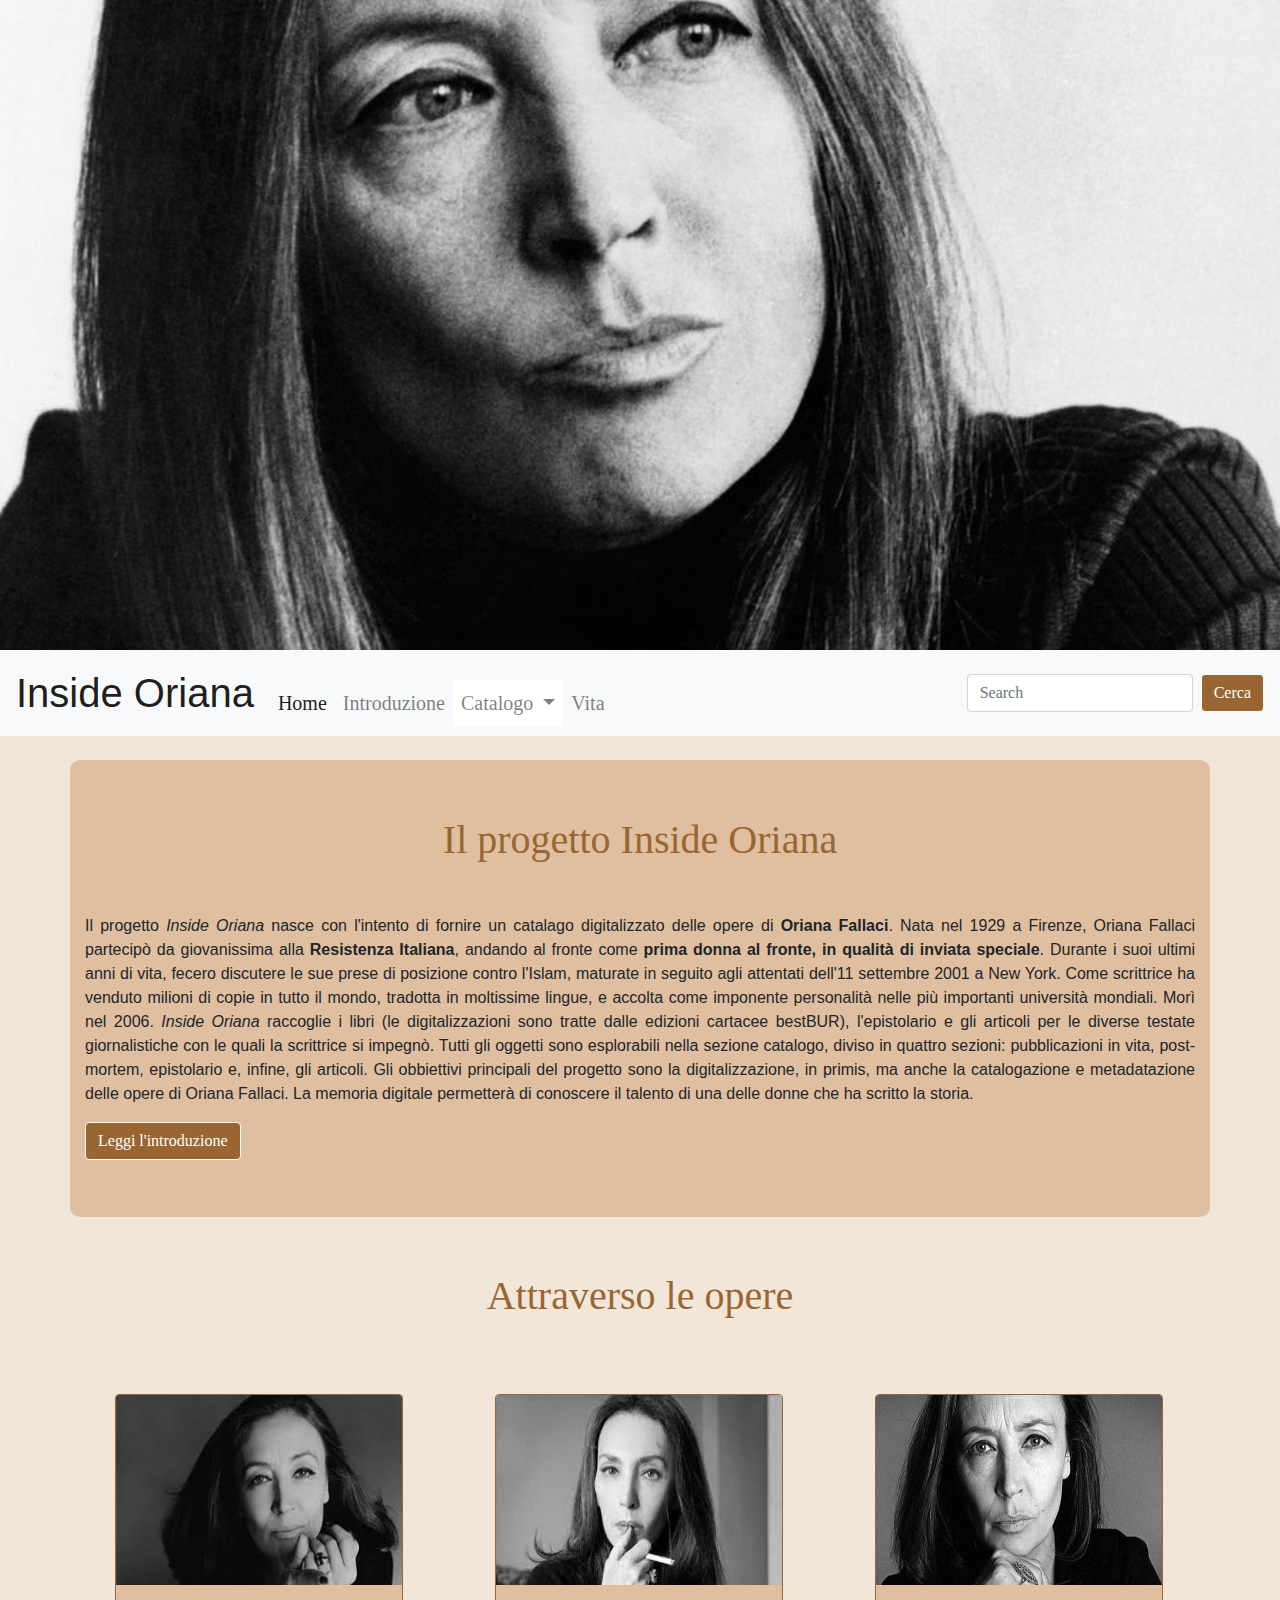
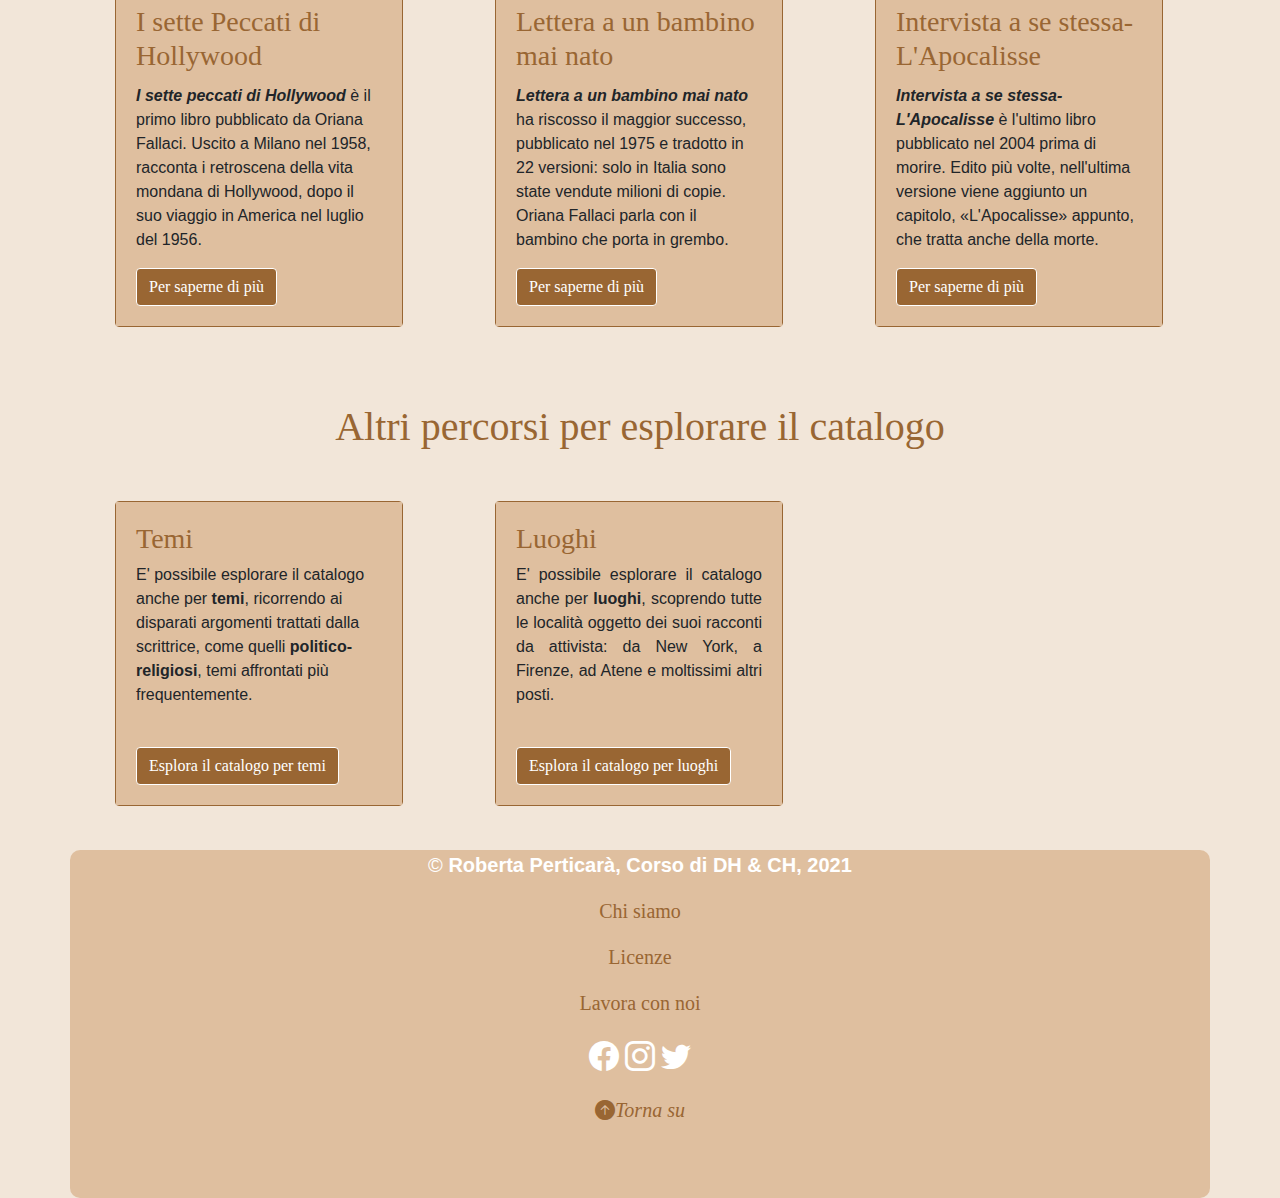
<file: index.html>
<!DOCTYPE html>
<html lang="it">
<head>
	<!-- Required meta tags -->
	<meta charset="utf-8">
	<meta name="viewport" content="width=device-width, initial-scale=1, shrink-to-fit=no">
	<meta name="DC.Title" content="Inside Oriana">
	<meta name="D.C.Creator" content="Roberta Perticarà">
	<meta name="D.C.Subject" content="Digitalizzazione di libri, articoli e epistolari di Oriana Fallaci">
	<meta name="D.C.Description" content="Digitalizzazione e metadatazione delle opere di Oriana Fallaci dalle edizioni cartacee, con riferimento particolare a Lettera a un bambino mai nato.">
	<meta name="D.C.Contributor" content="Roberta Perticarà">
	<meta name="D.C.Publisher" content="Inside ORiana">
	<meta name="D.C.Date" content="2021">
	<meta name="D.C.Type" content="Sito web">
	<meta name="D.C.Format" content="HTML/CSS/JS">
	<link rel="D.C.Identifier" href=" https://rp7296.github.io/sito-web-esame/">
	<meta name="D.C.Language" content="it">
	<meta name="D.C.Relation" content="Edizione cartacea bestBUR 2015, Wikipedia, Treccani">
	<link rel="DC.Coverage" href="http://vocab.getty.edu/page/tgn/7003127">
	<meta name="DC.Rights" content="https://creativecommons.org/licenses/by/4.0/deed.it">
	<!-- Bootstrap CSS -->
	<link rel="stylesheet" type="text/css" href="bootstrap/css/bootstrap.min.css"/>
	<!-- Customised CSS -->
	<link rel="stylesheet" type="text/css" href="style.css"/>
	<link rel="stylesheet" href="https://cdn.jsdelivr.net/npm/bootstrap-icons@1.7.2/font/bootstrap-icons.css"/>
	<title>Inside Oriana</title>
</head>
<body>
    <header>
	</header>
		<div>
			<nav class="navbar navbar-expand-lg navbar-light bg-light">
				<a class="navbar-brand" href="index.html">Inside Oriana</a>
				<button class="navbar-toggler" type="button" data-toggle="collapse" data-target="#navbarSupportedContent" aria-controls="navbarSupportedContent" aria-expanded="false" aria-label="Toggle navigation">
				    <span class="navbar-toggler-icon"></span>
				</button>
				<div class="collapse navbar-collapse" id="navbarSupportedContent">
				    <ul class="navbar-nav mr-auto">
				        <li class="nav-item active">
				        	<a class="nav-link" href="index.html">Home <span class="sr-only">(current)</span></a>
				        </li>
				        <li class="nav-item">
				        	<a class="nav-link" href="#">Introduzione</a>
				        </li>
				        <li class="nav-item dropdown">
				        	<a class="nav-link dropdown-toggle" href="#" id="navbarDropdown" role="button" data-toggle="dropdown" aria-expanded="false">
				            Catalogo
				        	</a>
							<div class="dropdown-menu" aria-labelledby="navbarDropdown">
				            <a class="dropdown-item" href="componenti.html" target="_blank">Pubblicazioni in vita</a>
				   		    <a class="dropdown-item" href="#">Pubblicazioni postume</a>
				   		    <a class="dropdown-item" href="#">Epistolari</a>
				            <div class="dropdown-divider"></div>
				            <a class="dropdown-item" href="#">Articoli</a>
				            </div>
				        </li>
				        <li class="nav-item">
				        	<a class="nav-link" href="#">Vita</a>
				        </li>
				    </ul>
				    <form class="form-inline my-2 my-lg-0">
				       <input class="form-control mr-sm-2" type="search" placeholder="Search" aria-label="Search">
				       <button class="btn btn-outline-success my-2 my-sm-0" type="submit">Cerca</button>
				    </form>
				</div>
	        </nav>
	    </div>
<section class="container-fluid">
	<div class="container">
		<div class="row">
			<div class="col-md-12 mt-4">
				<h2 class="text-center">Il progetto Inside Oriana</h2>
				<p class="text-justify">
					Il progetto <em>Inside Oriana</em> nasce con l'intento di fornire un catalago digitalizzato delle opere di <persona><strong>Oriana Fallaci</strong></persona>. Nata nel <data>1929</data> a Firenze, Oriana Fallaci partecipò da giovanissima alla <strong>Resistenza Italiana</strong>, andando al fronte come <strong>prima donna al fronte, in qualità di inviata speciale</strong>. Durante i suoi ultimi anni di vita, fecero discutere le sue prese di posizione contro l'Islam, maturate in seguito agli attentati dell'11 settembre <data>2001</data> a <luogo>New York</luogo>. Come scrittrice ha venduto milioni di copie in tutto il mondo, tradotta in moltissime lingue, e accolta come imponente personalità nelle più importanti università mondiali. Morì nel <data>2006</data>.
					<em>Inside Oriana</em> raccoglie i libri (le digitalizzazioni sono tratte dalle edizioni cartacee bestBUR), l'epistolario e gli articoli per le diverse testate giornalistiche con le quali la scrittrice si impegnò. Tutti gli oggetti sono esplorabili nella sezione catalogo, diviso in quattro sezioni: pubblicazioni in vita, post-mortem, epistolario e, infine, gli articoli.
					Gli obbiettivi principali del progetto sono la digitalizzazione, in primis, ma anche la catalogazione e metadatazione delle opere di Oriana Fallaci. La memoria digitale permetterà di conoscere il talento di una delle donne che ha scritto la storia.
				</p>
				<button type="button" class="btn btn-blu">Leggi l'introduzione</button>
			</div>
		</div>
	</div>
</section>
<section class="container-fluid">
	<div class="container">
		<h2 class="text-center">Attraverso le opere</h2>
		<div class="row">
			<div class="col-md-4 mt-4">
				<div class="card" style="width: 18rem;">
				    <img src="i7peccati3.jpg" class="card-img-top"/>
				        <div class="card-body">
				            <h3 class="card-title">I sette Peccati di Hollywood</h3>
				    		<p class="card-text"><em><strong>I sette peccati di Hollywood</strong></em> è il primo libro pubblicato da <persona>Oriana Fallaci</persona>. Uscito a <luogo>Milano</luogo> nel <data>1958</data>, racconta i retroscena della vita mondana di Hollywood, dopo il suo viaggio in America nel luglio del <data>1956.</data> </p>
				    			<a href="#" class="btn btn-outline-light">Per saperne di più</a>
				  		</div>
				</div>
			</div>
			<div class="col-md-4 mt-4">
				<div class="card" style="width: 18rem;">
				    <img src="lettera4.jpg" class="card-img-top"/>
				        <div class="card-body">
				            <h3 class="card-title">Lettera a un bambino mai nato</h3>
				    		<p class="card-text"><em><strong>Lettera a un bambino mai nato</strong></em> ha riscosso il maggior successo, pubblicato nel <data>1975</data> e tradotto in 22 versioni: solo in Italia sono state vendute milioni di copie. <persona>Oriana Fallaci</persona> parla con il bambino che porta in grembo.</p>
				    			<a href="Lettera.html" class="btn btn-outline-light" target="_blank">Per saperne di più</a>
				  		</div>
				</div>
			</div>
			<div class="col-md-4 mt-4">
				<div class="card" style="width: 18rem;">
				    <img src="intervista.jpg" class="card-img-top"/>
				        <div class="card-body">
				            <h3 class="card-title">Intervista a se stessa-L'Apocalisse</h3>
				    		<p class="card-text"><em><strong>Intervista a se stessa-L'Apocalisse</strong></em> è l'ultimo libro pubblicato nel <data>2004</data> prima di morire. Edito più volte, nell'ultima versione  viene aggiunto un capitolo, <q>L'Apocalisse</q> appunto, che tratta anche della morte. </p>
				    			<a href="#" class="btn btn-outline-light">Per saperne di più</a>
				  		</div>
				</div>
			</div>
		</div>
	</div>
</section>
<section class="container-fluid">
	<div class="container">
		<h2 class="text-center">Altri percorsi per esplorare il catalogo</h2>
		<div class="row">
			<div class="col-md-4 mt4">
				<div class="card" style="width: 18rem;">
					<div class="card-body">
						 <h3>Temi</h3>
						 <p class="card-text">
						 	E' possibile esplorare il catalogo anche per <strong>temi</strong>, ricorrendo ai disparati argomenti trattati dalla scrittrice, come quelli <strong>politico-religiosi</strong>, temi affrontati più frequentemente.
						 </p>
						 <button type="button" class="btn btn-blu mt-4">Esplora il catalogo per temi</button>
					</div>
				</div>
			</div>
			<div class="col-md-4 mt-6">
				<div class="card" style="width: 18rem;">
					<div class="card-body text-justify">
						 <h3>Luoghi</h3>
						 <p class="card-text">
						 	E' possibile esplorare il catalogo anche per <strong>luoghi</strong>, scoprendo tutte le località oggetto dei suoi racconti da attivista: da New York, a Firenze, ad Atene e moltissimi altri posti.
						 </p>
						 <button type="button" class="btn btn-blu mt-4">Esplora il catalogo per luoghi</button>
					</div>
				</div>
			</div>
		</div>
	</div>
</section>
<!-- Collegamento a jQuery -->
<script src="https://cdn.jsdelivr.net/npm/jquery@3.5.1/dist/jquery.slim.min.js" integrity="sha384-DfXdz2htPH0lsSSs5nCTpuj/zy4C+OGpamoFVy38MVBnE+IbbVYUew+OrCXaRkfj" crossorigin="anonymous"></script>
<!-- Bootstrap JS -->
<script src="bootstrap/js/bootstrap.bundle.min.js"></script>
<footer>
	<div class="container-fluid">
		<div class="container">
			<div class="row">
				<div class="col-md-12 mt-4">
					<p class="text-center">&copy; <strong>Roberta Perticarà, Corso di DH & CH, 2021</strong></p>
					<p class="text-center"><a href="#">Chi siamo</a></p>
					<p class="text-center"><a href="#">Licenze</a></p>
					<p class="text-center"><a href="#">Lavora con noi</a></p>
					<p class="text-center">
						<i class="bi bi-facebook"></i>
						<i class="bi bi-instagram"></i>
						<i class="bi bi-twitter"></i>
				    </p>
				    <p class="text-center"><a href="#top"><i class="bi bi-arrow-up-circle-fill">Torna su</i></a></p>
				</div>
			</div>	
		</div>
	</div>
</footer>
</body>
</html>
</file>
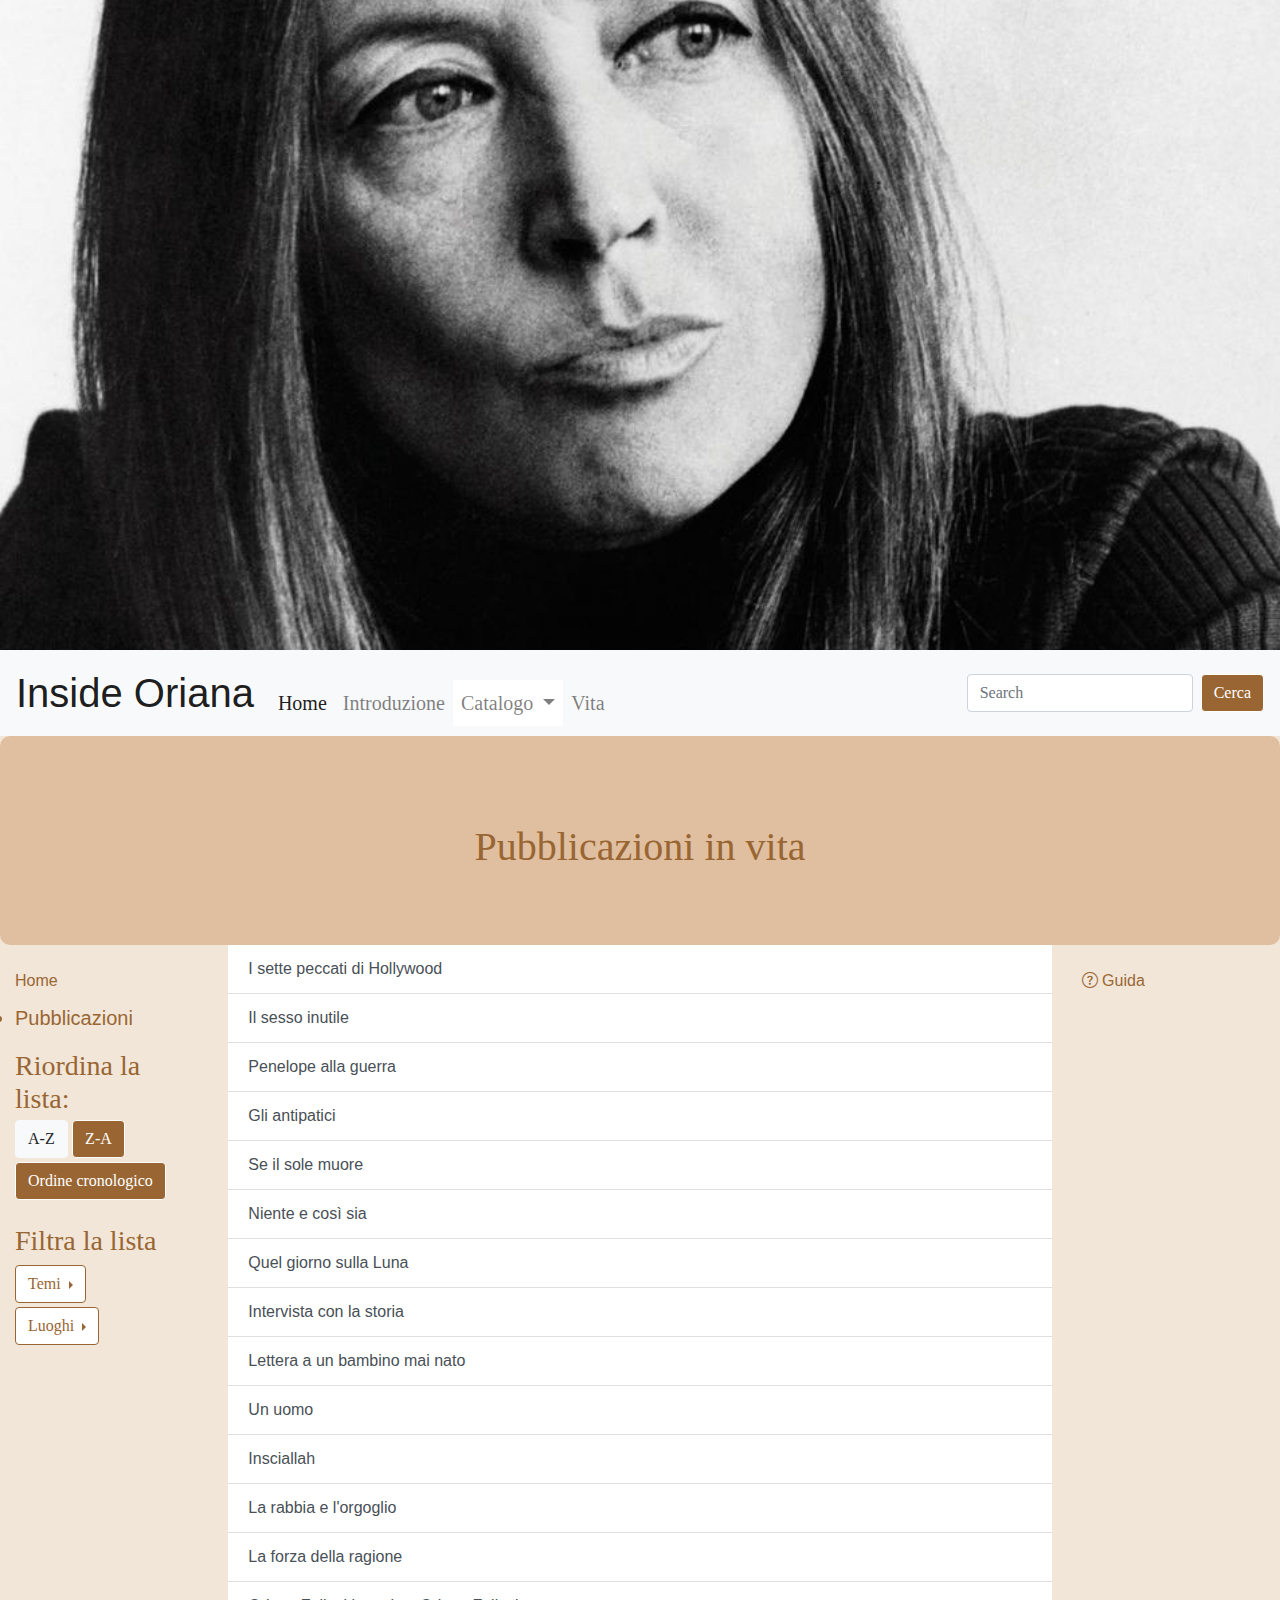
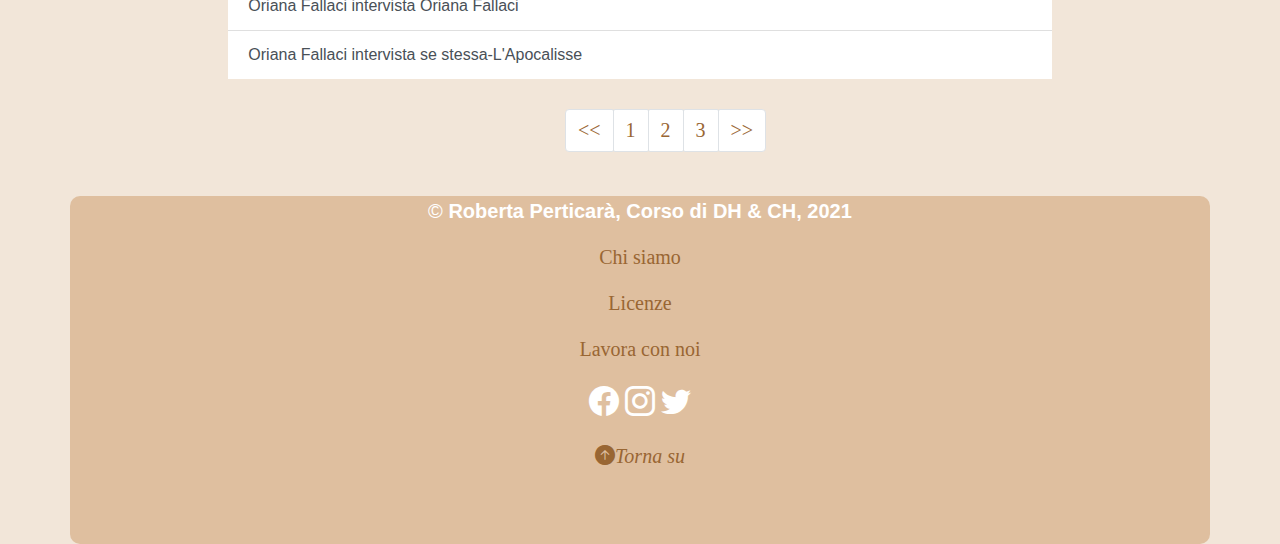
<file: componenti.html>
<!DOCTYPE html>
<html lang="it">
<head>
	<meta charset="utf-8">
	<meta name="viewport" content="width=device-width, initial-scale=1, shrink-to-fit=no">
	<meta name="DC.Title" content="Inside Oriana">
	<meta name="D.C.Creator" content="Roberta Perticarà">
	<meta name="D.C.Subject" content="Digitalizzazione di libri, articoli e epistolari di Oriana Fallaci">
	<meta name="D.C.Description" content="Digitalizzazione e metadatazione delle opere di Oriana Fallaci dalle edizioni cartacee, con riferimento particolare a Lettera a un bambino mai nato.">
	<meta name="D.C.Contributor" content="Roberta Perticarà">
	<meta name="D.C.Publisher" content="Inside ORiana">
	<meta name="D.C.Date" content="2021">
	<meta name="D.C.Type" content="Sito web">
	<meta name="D.C.Format" content="HTML/CSS/JS">
	<link rel="D.C.Identifier" href=" https://rp7296.github.io/sito-web-esame/">
	<meta name="D.C.Language" content="it">
	<meta name="D.C.Relation" content="Edizione cartacea bestBUR 2015, Wikipedia, Treccani">
	<link rel="DC.Coverage" href="http://vocab.getty.edu/page/tgn/7003127">
	<meta name="DC.Rights" content="https://creativecommons.org/licenses/by/4.0/deed.it">
	<!-- Bootstrap CSS -->
	<link rel="stylesheet" type="text/css" href="bootstrap/css/bootstrap.min.css"/>
	<!-- Customised CSS -->
	<link rel="stylesheet" type="text/css" href="style.css"/>
	<link rel="stylesheet" href="https://cdn.jsdelivr.net/npm/bootstrap-icons@1.7.2/font/bootstrap-icons.css"/>
	<title>Inside Oriana</title>
</head>
<body>
    <header>
	</header>
	<div>
		<nav class="navbar navbar-expand-lg navbar-light bg-light">
				<a class="navbar-brand" href="index.html">Inside Oriana</a>
				<button class="navbar-toggler" type="button" data-toggle="collapse" data-target="#navbarSupportedContent" aria-controls="navbarSupportedContent" aria-expanded="false" aria-label="Toggle navigation">
				    <span class="navbar-toggler-icon"></span>
				</button>
				<div class="collapse navbar-collapse" id="navbarSupportedContent">
				    <ul class="navbar-nav mr-auto">
				        <li class="nav-item active">
				        	<a class="nav-link" href="index.html">Home <span class="sr-only">(current)</span></a>
				        </li>
				        <li class="nav-item">
				        	<a class="nav-link" href="#">Introduzione</a>
				        </li>
				        <li class="nav-item dropdown">
				        	<a class="nav-link dropdown-toggle" href="#" id="navbarDropdown" role="button" data-toggle="dropdown" aria-expanded="false">
				            Catalogo
				        	</a>
							<div class="dropdown-menu" aria-labelledby="navbarDropdown">
				            <a class="dropdown-item" href="#">Pubblicazioni in vita</a>
				   		    <a class="dropdown-item" href="#">Pubblicazioni postume</a>
				   		    <a class="dropdown-item" href="#">Epistolari</a>
				            <div class="dropdown-divider"></div>
				            <a class="dropdown-item" href="#">Articoli</a>
				            </div>
				        </li>
				        <li class="nav-item">
				        	<a class="nav-link" href="#">Vita</a>
				        </li>
				    </ul>
				    <form class="form-inline my-2 my-lg-0">
				       <input class="form-control mr-sm-2" type="search" placeholder="Search" aria-label="Search">
				       <button class="btn btn-outline-success my-2 my-sm-0" type="submit">Cerca</button>
				    </form>
				</div>
	        </nav>
	    </div>
	<!-- Colonne -->
	<section class="container-fluid">
		<div class="row">
			<div class="col-md-12 pb-4 pt-4">
			    <h2 class="text-center">Pubblicazioni in vita</h2>
		    </div>
		</div>
	    <div class="row">
	        <div class="col-md-2 col-sm-2 col-xs-12 mt-4">
	          	<aside>
	           		<nav class="breadcrumbs">
	           			<ul class="pl-0"
		           			<li>
		           				<a href="index.html" class="link" target="_blank" title="Torna a Home">Home</a>
		           			</li>
		           			<li>Pubblicazioni</li>
	           			</ul>
	            	</nav>
	            	<div class="checkbox-container">
	           			<h3 class="mb-0">Riordina la lista:</h3>
	            		<div class="btn-group-toggle" data-toggle="buttons">
	            			<label class="btn btn-outline-light active mt-1">
	            				<input type="radio">
	            					A-Z
	            			</label>
	            			<label class="btn btn-outline-light mt-1">
	            				<input type="radio">
	            					Z-A
	            			</label>
	            			<label class="btn btn-outline-light mt-1">
	            				<input type="radio">
	            					Ordine cronologico
	            			</label>
	            		</div>
	            	</div>
	            	<div class="checkbox-container mt-4">
	            		<h3>Filtra la lista</h3>
	            	    <div class="dropdown dropright mt-1">
	            				<button class="btn btn-light btn-light dropdown-toggle" type="button" data-toggle="dropdown" aria-haspopup="true" aria-expanded="false">
	            				Temi
	            			</button>
		            		<div class="dropdown-menu p-3" style="">
	                            <input type="checkbox">
	                            <label>Resistenza italiana</label><br>
	                            <input type="checkbox">
	                            <label>11 settembre</label><br>
	                            <input type="checkbox">
	                            <label>Morte</label><br>
	                            <input type="checkbox">
	                            <label>Comunismo</label><br>
	                            <input type="checkbox">
	                            <label>Femminismo</label><br>
	                            <input type="checkbox">
	                            <label>Islam</label><br>
	                            <input type="checkbox">
	                            <label>Politica italiana</label><br>
	                            <input type="checkbox">
	                            <label>Eutanasia</label><br>
	                            <input type="checkbox">
	                            <label>Aborto</label><br>
	                            <input type="checkbox">
	                            <label>Omosessualità</label><br>
	                            <input type="checkbox">
	                            <label>Religione</label><br>
	                            <button type="button" class="btn btn-info mt-2">Filtra</button>
	                        </div>
	            		</div>
	            		<div class="dropdown dropright mt-1">
	            				<button class="btn btn-outline-light dropdown-toggle" type="button" data-toggle="dropdown" aria-haspopup="true" aria-expanded="false">
	            				Luoghi
	            			</button>
	            			<div class="dropdown-menu p-3" style="">
                                <input type="checkbox">
                                <label>Firenze</label><br>
                                <input type="checkbox">
                                <label>New York</label><br>
                                <input type="checkbox">
                                <label>Pakistan</label><br>
                                <input type="checkbox">
                                <label>Città del Messico</label><br>
                                <input type="checkbox">
                                <label>America Latina</label><br>
                                <input type="checkbox">
                                <label>India</label><br>
                                <input type="checkbox">
                                <label>Stati Uniti</label><br>
                                <input type="checkbox">
                                <label>Vietnam</label><br>
                                <button type="button" class="btn btn-info mt-2">Filtra</button>
                            </div>
	            		</div>
	            	</div>
	            </aside>
	        </div>
	        <div class="col-md-8 col-sm-8 col-xs-12">
	        	<div class="list-group list-group-flush">
	        		<a href="#" class="list-group-item list-group-item-action" title="I sette peccati di Hollywood">I sette peccati di Hollywood</a>
		    		<a href="#" class="list-group-item list-group-item-action" title="Il sesso inutile">Il sesso inutile</a>
	        		<a href="#" class="list-group-item list-group-item-action" title="Penelope alla guerra">Penelope alla guerra</a>
		       		<a href="#" class="list-group-item list-group-item-action" title="Gli antipatici">Gli antipatici</a>
		    		<a href="#" class="list-group-item list-group-item-action" title="Se il sole muore">Se il sole muore</a>
			        <a href="#" class="list-group-item list-group-item-action" title="Niente e così sia">Niente e così sia</a>
			        <a href="#" class="list-group-item list-group-item-action" title="Quel giorno sulla Luna">Quel giorno sulla Luna</a>
			        <a href="#" class="list-group-item list-group-item-action" title="Intervista con la storia">Intervista con la storia</a>
			        <a href="Lettera.html" target="_blank" class="list-group-item list-group-item-action" title="Lettera a un bambino mai nato">Lettera a un bambino mai nato</a>
			        <a href="#" class="list-group-item list-group-item-action" title="Un uomo">Un uomo</a>
			        <a href="#" class="list-group-item list-group-item-action" title="Insciallah">Insciallah</a>
			        <a href="#" class="list-group-item list-group-item-action" title="La rabbia e l'orgoglio">La rabbia e l'orgoglio</a>
			        <a href="#" class="list-group-item list-group-item-action" title="La forza della ragione">La forza della ragione</a>
			        <a href="#" class="list-group-item list-group-item-action" title="Oriana Fallaci intervista Oriana Fallaci">Oriana Fallaci intervista Oriana Fallaci</a>
			        <a href="#" class="list-group-item list-group-item-action" title="Oriana Fallaci intervista se stessa-L'Apocalisse">Oriana Fallaci intervista se stessa-L'Apocalisse</a>
	        	</div>
	        </div>
	            <div class="col-md-2 col-sm-2 col-xs-12 mt-4">
	            	<aside>
	            		<div>
		        			<a href="#" class="link" title="Guida">
		        				<i class="bi bi-question-circle"></i>
		        				<span>Guida</span>
		        			</a>
		        	    </div>
	            	</aside>
	            </div>
	        </div>
		        <nav aria-label="Page navigation example">
		        	<ul class="pagination">
		        		<li class="page-item">
		        			<a class="page-link" href="index.html" aria-label="Previous" title="Pagina precedente">
		        				<span aria-hidden="true"><<</span>
		        			</a>
		        		</li>
		        		<li class="page-item">
		        			<a class="page-link" href="componenti.html">1</a>
		        		</li>
		        		<li class="page-item">
		        			<a class="page-link" href="#">2</a>
		        		</li>
	                    <li class="page-item">
		        			<a class="page-link" href="#">3</a>
		        		</li>
		        		<li class="page-item">
		        			<a class="page-link" href="#" aria-label="Next" title="Pagina successiva">
		        				<span aria-hidden="true">>></span>
		        			</a>
		        		</li>
		        	</ul>
	        	</nav>
<footer>
	<div class="container-fluid">
		<div class="container">
			<div class="row">
				<div class="col-md-12 mt-4">
					<p class="text-center">&copy; <strong>Roberta Perticarà, Corso di DH & CH, 2021</strong></p>
					<p class="text-center"><a href="#">Chi siamo</a></p>
					<p class="text-center"><a href="#">Licenze</a></p>
					<p class="text-center"><a href="#">Lavora con noi</a></p>
					<p class="text-center">
						<i class="bi bi-facebook"></i>
						<i class="bi bi-instagram"></i>
						<i class="bi bi-twitter"></i>
				    </p>
				    <p class="text-center"><a href="#top"><i class="bi bi-arrow-up-circle-fill">Torna su</i></a></p>
				</div>
			</div>	
		</div>
	</div>
</footer>
<!-- Collegamento a jQuery -->
<script src="https://cdn.jsdelivr.net/npm/jquery@3.5.1/dist/jquery.slim.min.js" integrity="sha384-DfXdz2htPH0lsSSs5nCTpuj/zy4C+OGpamoFVy38MVBnE+IbbVYUew+OrCXaRkfj" crossorigin="anonymous"></script>
<!-- Bootstrap JS -->
<script src="bootstrap/js/bootstrap.bundle.min.js"></script>
</body>
</html>
</file>
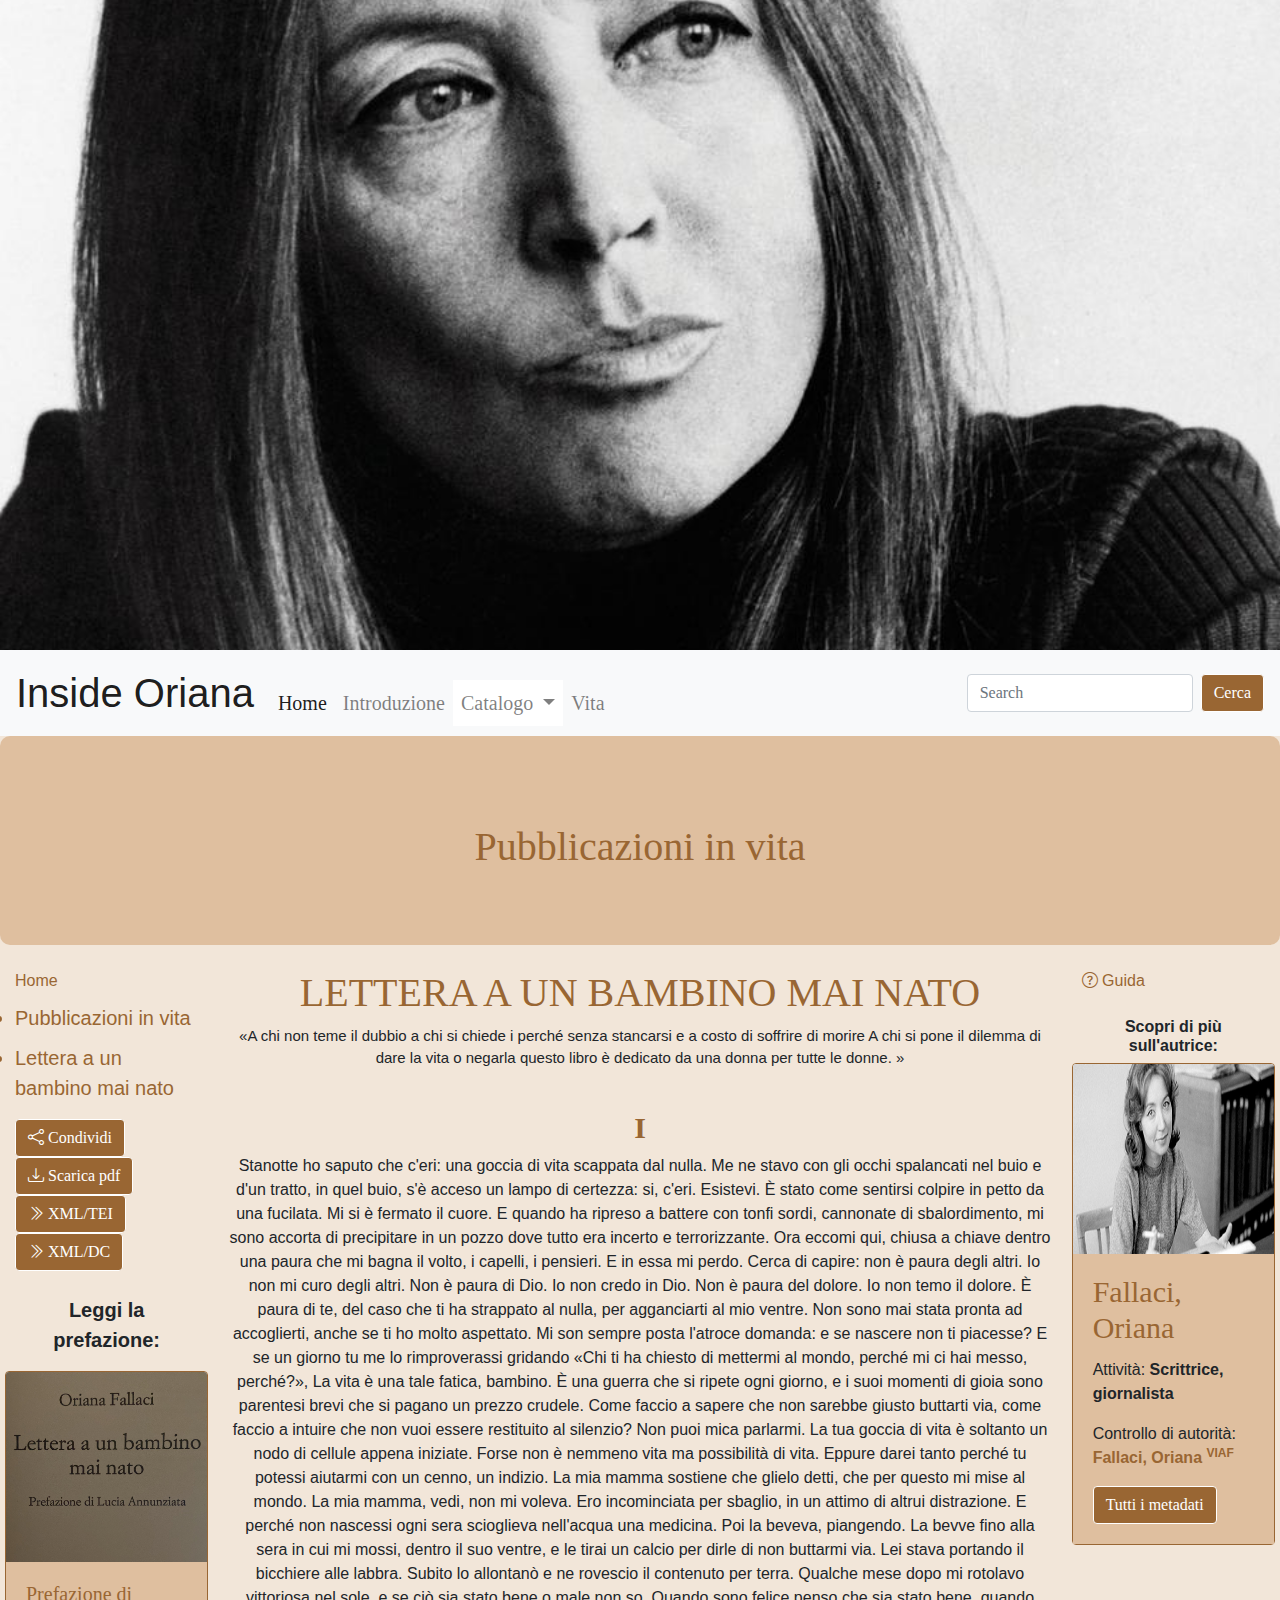
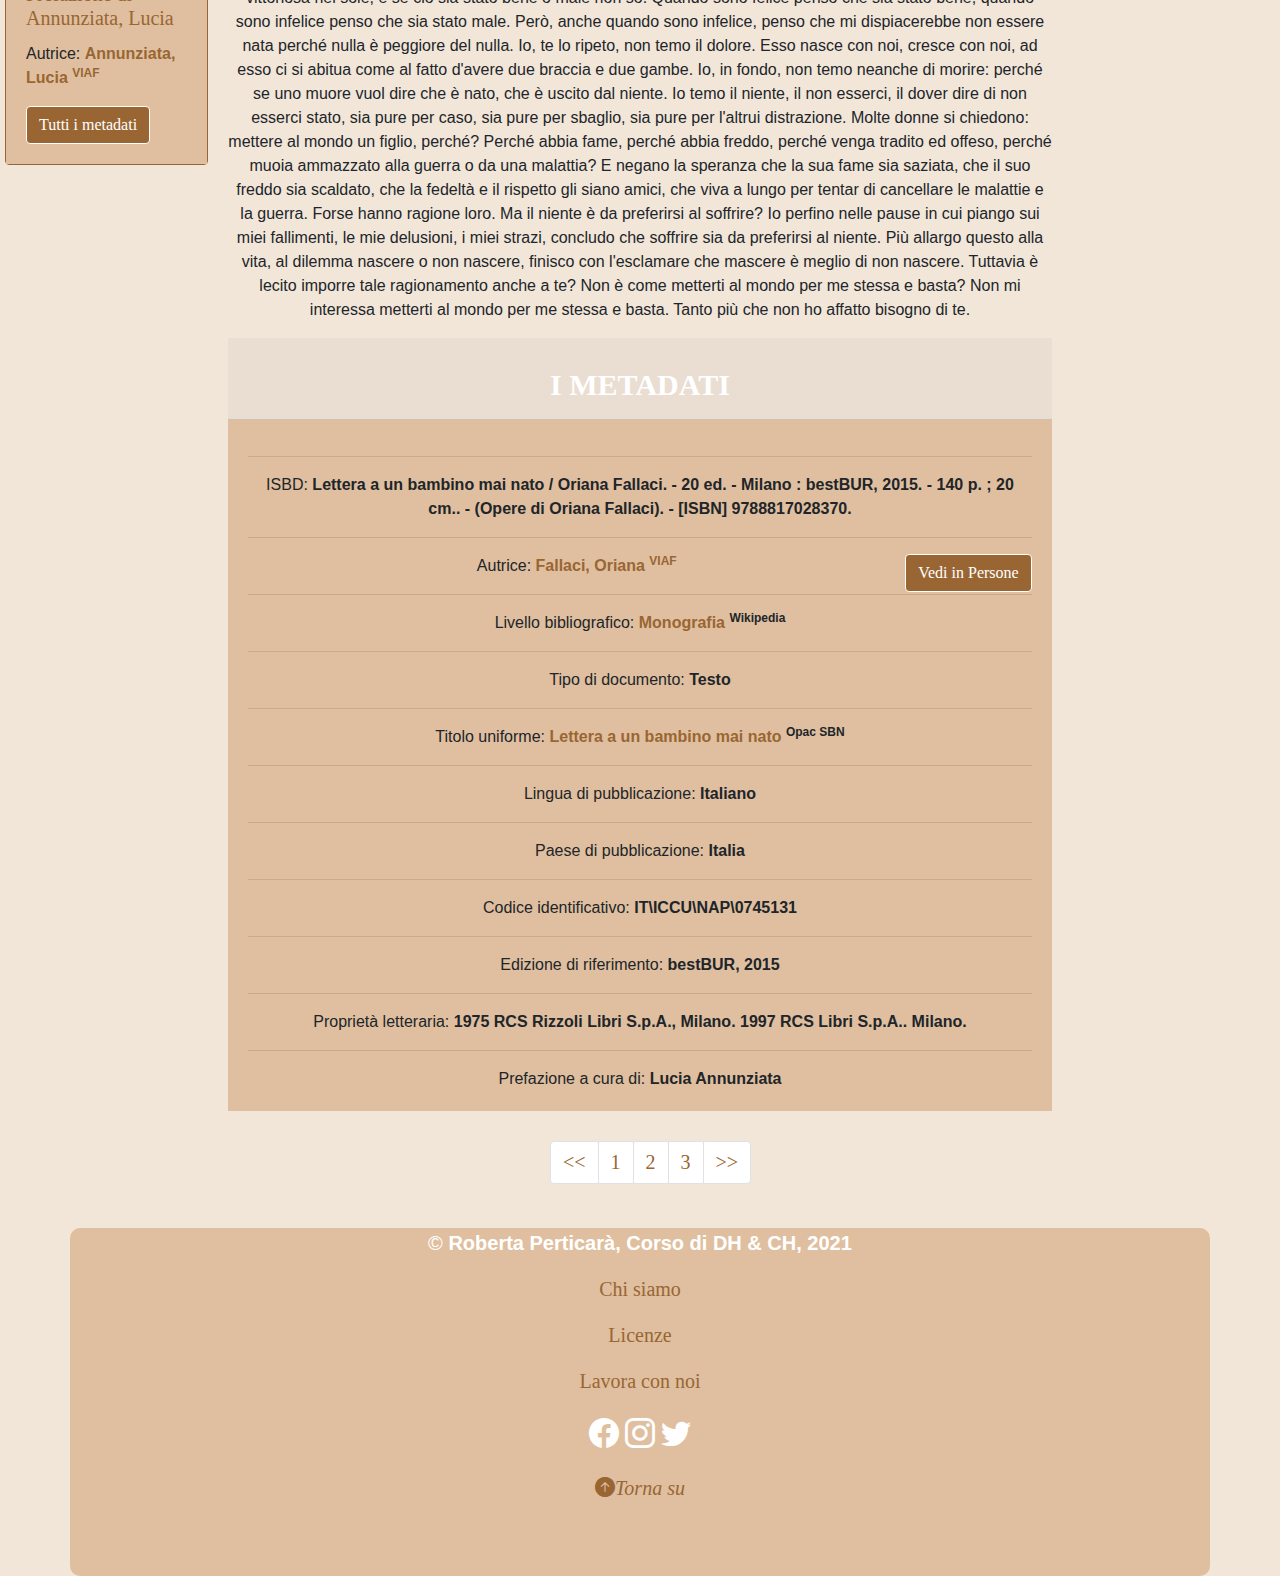
<file: Lettera.html>
<!DOCTYPE html>
<html lang="it">
<head>
	<meta charset="utf-8">
	<meta name="viewport" content="width=device-width, initial-scale=1, shrink-to-fit=no">
	<meta name="DC.Title" content="Inside Oriana">
	<meta name="D.C.Creator" content="Roberta Perticarà">
	<meta name="D.C.Subject" content="Digitalizzazione di libri, articoli e epistolari di Oriana Fallaci">
	<meta name="D.C.Description" content="Digitalizzazione e metadatazione delle opere di Oriana Fallaci dalle edizioni cartacee, con riferimento particolare a Lettera a un bambino mai nato.">
	<meta name="D.C.Contributor" content="Roberta Perticarà">
	<meta name="D.C.Publisher" content="Inside ORiana">
	<meta name="D.C.Date" content="2021">
	<meta name="D.C.Type" content="Sito web">
	<meta name="D.C.Format" content="HTML/CSS/JS">
	<link rel="D.C.Identifier" href=" https://rp7296.github.io/sito-web-esame/">
	<meta name="D.C.Language" content="it">
	<meta name="D.C.Relation" content="Edizione cartacea bestBUR 2015, Wikipedia, Treccani">
	<link rel="DC.Coverage" href="http://vocab.getty.edu/page/tgn/7003127">
	<meta name="DC.Rights" content="https://creativecommons.org/licenses/by/4.0/deed.it">
	<!-- Bootstrap CSS -->
	<link rel="stylesheet" type="text/css" href="bootstrap/css/bootstrap.min.css"/>
	<!-- Customised CSS -->
	<link rel="stylesheet" type="text/css" href="style.css"/>
	<link rel="stylesheet" href="https://cdn.jsdelivr.net/npm/bootstrap-icons@1.7.2/font/bootstrap-icons.css"/>
	<title>Inside Oriana</title>
</head>
<body>
    <header>
	</header>
	<div>
		<nav class="navbar navbar-expand-lg navbar-light bg-light">
				<a class="navbar-brand" href="index.html">Inside Oriana</a>
				<button class="navbar-toggler" type="button" data-toggle="collapse" data-target="#navbarSupportedContent" aria-controls="navbarSupportedContent" aria-expanded="false" aria-label="Toggle navigation">
				    <span class="navbar-toggler-icon"></span>
				</button>
				<div class="collapse navbar-collapse" id="navbarSupportedContent">
				    <ul class="navbar-nav mr-auto">
				        <li class="nav-item active">
				        	<a class="nav-link" href="index.html" style="font-size: 20px;">Home <span class="sr-only">(current)</span></a>
				        </li>
				        <li class="nav-item">
				        	<a class="nav-link" href="#">Introduzione</a>
				        </li>
				        <li class="nav-item dropdown">
				        	<a class="nav-link dropdown-toggle" href="#" id="navbarDropdown" role="button" data-toggle="dropdown" aria-expanded="false">
				            Catalogo
				        	</a>
							<div class="dropdown-menu" aria-labelledby="navbarDropdown">
				            <a class="dropdown-item" href="componenti.html">Pubblicazioni in vita</a>
				   		    <a class="dropdown-item" href="#">Pubblicazioni postume</a>
				   		    <a class="dropdown-item" href="#">Epistolari</a>
				            <div class="dropdown-divider"></div>
				            <a class="dropdown-item" href="#">Articoli</a>
				            </div>
				        </li>
				        <li class="nav-item">
				        	<a class="nav-link" href="#">Vita</a>
				        </li>
				    </ul>
				    <form class="form-inline my-2 my-lg-0">
				       <input class="form-control mr-sm-2" type="search" placeholder="Search" aria-label="Search">
				       <button class="btn btn-outline-success my-2 my-sm-0" type="submit">Cerca</button>
				    </form>
				</div>
	        </nav>
	    </div>
	    <section class="container-fluid">
			<div class="row">
				<div class="col-md-12 pb-4 pt-4">
				    <h2 class="text-center">Pubblicazioni in vita</h2>
			    </div>
			</div>
		    <div class="row">
		        <div class="col-md-2 col-sm-2 col-xs-12 mt-4">
		          	<aside>
		           		<nav class="breadcrumbs">
		           			<ul class="pl-0"
			           			<li>
			           				<a href="index.html" class="link" target="_blank" title="Torna a Home">Home</a>
			           			</li>
			           			<li>
			           				<a href="componenti.html" class="link" target="_blank" title="Torna a pubblicazioni in vita">Pubblicazioni in vita</a>
			           			</li>
			           			<li>Lettera a un bambino mai nato</li>
		           			</ul>
		            	</nav> 	
		            	<div class="share">
		            		<button type="button" class="btn btn-outline-light">
		            			<i class="bi bi-share"></i>
		            			Condividi
		            		</button>
		            		<button type="button" class="btn btn-outline-light">
		            			<i class="bi bi-download"></i>
		            			Scarica pdf
		            		</button>
		            		<button type="button" class="btn btn-outline-light">
		            			<a href="tei.xml" target="_blank" style="color: white; background-color: #996633;">
		            				<i class="bi bi-chevron-double-right"></i>
		            				XML/TEI
		            			</a>
		            		</button>
		            		<button type="button" class="btn btn-outline-light">
 								<a href="dc.xml" target="_blank" style="color: white; background-color: #996633;">
 									<i class="bi bi-chevron-double-right"></i>
 									XML/DC
 								</a>
		            		</button>
		            	</div>
		            	<div class="mt-4">
	       					<p class="text-center" style="font-size: 20px;"><strong>Leggi la prefazione:</strong></p>
	           				<div class="card" style="margin-left: -10px; margin-right: -10px;">
	        					<img src="prefazione.jpg" class="card-img-top" alt="Prefazione di Annunziata, Lucia">
	       							<div class="card-body">
	      		 					<h5 class="card-title" style="font-size: 20px;"><a href="#" style="color: #996633;">Prefazione di Annunziata, Lucia</a></h5>
				 						<p class="card-text">
			        		 		Autrice:
			   	 							<b>
			       								<a href="http://viaf.org/viaf/search?query=local.names%20all%20%22Annunziata%2C%20Lucia%22&sortKeys=holdingscount&recordSchema=BriefVIAF" target="_blank" title="Identificativo VIAF di Annunziata, Lucia" style="color: #996633;">
			        							Annunziata, Lucia
			        								<sup>VIAF</sup>
			        							</a>
			        						</b>
			        					</p>
			  	 						<a href="persona-n2.html" class="btn btn-outline-light" title="Tutti i metadati">Tutti i metadati</a>
									</div>
							</div>
						</div>	
		            </aside>
		        </div>
		   <div class="col-md-8 col-sm-8 col-xs-12 mt-4 text-center">
	       	<h4 class="text-center">LETTERA A UN BAMBINO MAI NATO</h4>
	        	<p class="text-center" style="font-size: 15px; margin-bottom: 40px;">
	        		<q>A chi non teme il dubbio
						a chi si chiede i perché
						senza stancarsi e a costo
						di soffrire di morire
						A chi si pone il dilemma
						di dare la vita o negarla
						questo libro è dedicato
						da una donna
						per tutte le donne.
					</q>
		        </p>
		        <p class="text-justify" style="margin-left: 10px;">
		        	<h5><strong>I</strong></h5>
		        	Stanotte ho saputo che c'eri: una goccia di vita scappata dal nulla. Me ne stavo con gli occhi spalancati nel buio e d'un tratto, in quel buio, s'è acceso un lampo di certezza: si, c'eri. Esistevi. È stato come sentirsi colpire in petto da una	fucilata. Mi si è fermato il cuore. E quando ha ripreso a battere con tonfi sordi, cannonate di sbalordimento, mi sono	accorta di precipitare in un pozzo dove tutto era incerto e	terrorizzante. Ora eccomi qui, chiusa a chiave dentro una
					paura che mi bagna il volto, i capelli, i pensieri. E in essa mi perdo. Cerca di capire: non è paura degli altri. Io non mi	curo degli altri. Non è paura di Dio. Io non credo in Dio. Non è paura del dolore. Io non temo il dolore. È paura di te, del caso che ti ha strappato al nulla, per agganciarti al	mio ventre. Non sono mai stata pronta ad accoglierti, anche	se ti ho molto aspettato. Mi son sempre posta l'atroce domanda: e se nascere non ti piacesse? E se un giorno tu me lo rimproverassi gridando <q>Chi ti ha chiesto di mettermi al mondo, perché mi ci hai messo, perché?</q>, La vita è una tale	fatica, bambino. È una guerra che si ripete ogni giorno, e i
					suoi momenti di gioia sono parentesi brevi che si pagano un	prezzo crudele. Come faccio a sapere che non sarebbe giusto buttarti via, come faccio a intuire che non vuoi essere restituito al silenzio? Non puoi mica parlarmi. La tua goccia di vita è soltanto un nodo di cellule appena iniziate. Forse non è nemmeno vita ma possibilità di vita. Eppure darei tanto perché tu potessi aiutarmi con un cenno, un indizio. La mia mamma sostiene che glielo detti, che per questo mi mise al mondo. La mia mamma, vedi, non mi voleva. Ero incominciata per sbaglio, in un attimo di altrui distrazione. E perché non nascessi ogni sera scioglieva nell'acqua una medicina. Poi la beveva, piangendo. La bevve fino alla sera in cui mi mossi, dentro il suo ventre, e le tirai un calcio per dirle di non buttarmi via. Lei stava portando il bicchiere alle labbra. Subito	lo allontanò e ne rovescio il contenuto per terra. Qualche mese dopo mi rotolavo vittoriosa nel sole, e se ciò sia stato bene o male non so. Quando sono felice penso che sia stato	bene, quando sono infelice penso che sia stato male. Però, anche quando sono infelice, penso che mi dispiacerebbe non essere nata perché nulla è peggiore del nulla. Io, te lo ripeto, non temo il dolore. Esso nasce con noi, cresce con noi, ad esso ci si abitua come al fatto d'avere due braccia e due	gambe. Io, in fondo, non temo neanche di morire: perché se uno muore vuol dire che è nato, che è uscito dal niente. Io temo il niente, il non esserci, il dover dire di non esserci stato, sia pure per caso, sia pure per sbaglio, sia pure per l'altrui distrazione. Molte donne si chiedono: mettere al mondo un figlio, perché? Perché abbia fame, perché abbia freddo, perché venga tradito ed offeso, perché muoia ammazzato alla guerra o da una malattia? E negano la speranza che la	sua fame sia saziata, che il suo freddo sia scaldato, che la fedeltà e il rispetto gli siano amici, che viva a lungo per tentar	di cancellare le malattie e la guerra. Forse hanno ragione loro. Ma il niente è da preferirsi al soffrire? Io perfino nelle	pause in cui piango sui miei fallimenti, le mie delusioni, i miei strazi, concludo che soffrire sia da preferirsi al niente. Più allargo questo alla vita, al dilemma nascere o non nascere, finisco con l'esclamare che mascere è meglio di non nascere. Tuttavia è lecito imporre tale ragionamento anche a te? Non è come metterti al mondo per me stessa e basta? Non mi interessa metterti al mondo per me stessa e basta. Tanto più che non ho affatto bisogno di te.
		        </p>
		    		<div class="card-header pt-4">
		        		<p1 class="text-justify">
		        			<strong>I METADATI</strong>
		        		</p1>
		        	</div>
		        	<div class="card-body">
		        		<hr>
		        		<p class="card-text">
		        			<span>ISBD:</span>
		        			<b>Lettera a un bambino mai nato / Oriana Fallaci. - 20 ed. - Milano : bestBUR, 2015. - 140 p. ; 20 cm.. - (Opere di Oriana Fallaci). - [ISBN] 9788817028370.</b>
		        		</p>
		        		<hr>
		        		<p class="card-text">
		        			<span>Autrice:</span>
		        			<b><a href="http://viaf.org/viaf/search?query=local.names%20all%20%22Fallaci%2C%20Oriana%2C%201929%202006%22&sortKeys=holdingscount&recordSchema=BriefVIAF" target="_blank" title="Identificativo VIAF di Fallaci, Oriana" style="color: #996633;">Fallaci, Oriana <sup>VIAF</sup></a></b>
		        			<a href="persona.html" class="btn btn-outline-light float-right" title="Vai alla pagina di Oriana, Fallaci nella sezione persone">Vedi in Persone</a>
		        		</p>
		        		<hr>
		        		<p class="card-text">
		        			<span>Livello bibliografico:</span>
		        			<b>
		        				<a href="https://it.wikipedia.org/wiki/Lettera_a_un_bambino_mai_nato" target="_blank" title="Vedi su wikipedia" style="color: #996633;">Monografia
		        				</a>
		        				<sup>Wikipedia</sup>
		        			</b>
		        		</p>
		        		<hr>
		        		<p class="card-text">
		        			<span>Tipo di documento:</span>
		        			<b>Testo</b>
		        		</p>
		        		<hr>
		        		<p class="card-text">
		        			<span>Titolo uniforme:</span>
		        			<b>
		        				<a href="https://opac.sbn.it/opacsbn/opaclib?db=solr_iccu&resultForward=opac%2Ficcu%2Ffull.jsp&nentries=1&searchForm=opac%2Ficcu%2Ferror.jsp&do_cmd=search_show_cmd&saveparams=false&rpnlabel=+Titolo+uniforme+%3D+BVE0365093+&rpnquery=%40attrset+bib-1++%40attr+1%3D8006+%40attr+4%3D2++%40attr++2%3D%40frase%40+%22BVE0365093%22&fname=none&from=5" style="color: #996633;">Lettera a un bambino mai nato</a>
		        				<sup>Opac SBN</sup>
		        			</b>
		        		</p>
		        		<hr>
		        		<p class="card-text">
		        			<span>Lingua di pubblicazione:</span>
		        			<b>Italiano</b>
		        		</p>
		        		<hr>
		        		<p class="card-text">
		        			<span>Paese di pubblicazione:</span>
		        			<b>Italia</b>
		        		</p>
		        		<hr>
		        		<p class="card-text">
		        			<span>Codice identificativo:</span>
		        			<b>IT\ICCU\NAP\0745131</b>
		        		</p>
		        		<hr>
		        		<p class="card-text">
		        			<span>Edizione di riferimento:</span>
		        			<b>bestBUR, 2015</b>
		        		</p>
		        		<hr>
		        		<p class="card-text">
		        			<span>Proprietà letteraria:</span>
		        			<b>1975 RCS Rizzoli Libri S.p.A., Milano. </b>
		        			<b>1997 RCS Libri S.p.A.. Milano.</b>
		        		</p>
		        		<hr>
		        		<p class="card-text">
		        			<span>Prefazione a cura di:</span>
		        			<b>Lucia Annunziata</b>
		        		</p>
		        	</div>
		        </div>
			<div class="col-md-2 col-sm-2 col-xs-12 mt-4">
				<aside>
			       	<div>
			       		<a href="#" class="link" title="Guida">
			       			<i class="bi bi-question-circle"></i>
			       			<span>Guida</span>
			       		</a>
			       	</div>
			       	<div class="mt-4" style="margin-top: 30px;">
			       		<p class="h6 text-center"><strong>Scopri di più sull'autrice:</strong></p>
			        		<div class="card" style="margin-left: -10px; margin-right: -10px;">
			        			<img src="i7peccati.jpg" class="card-img-top" alt="Fallaci, Oriana">
			        			<div class="card-body">
			        				<h5 class="card-title">Fallaci, Oriana</h5>
			        				<p class="card-text">
			        					Attività:
			        					<b>Scrittrice, giornalista</b>
			        				</p>
			        				<p class="card-text">
			        					Controllo di autorità:
			        					<b>
			        						<a href="http://viaf.org/viaf/search?query=local.names%20all%20%22Fallaci%2C%20Oriana%2C%201929%202006%22&sortKeys=holdingscount&recordSchema=BriefVIAF" target="_blank" title="Identificativo VIAF di Fallaci, Oriana" style="color: #996633;">Fallaci, Oriana
			        							<sup>VIAF</sup>
			        						</a>
			        					</b>
			        				</p>
			        				<a href="persona.html" class="btn btn-outline-light" title="Tutti i metadati" target="_blank">Tutti i metadati</a>
			        			</div>
			        		</div>
			        	</div>
			        </aside>
			</div>
		        <nav aria-label="Page navigation example">
		        	<ul class="pagination">
		        		<li class="page-item">
		        			<a class="page-link" href="index.html" aria-label="Previous" title="Pagina precedente">
		        				<span aria-hidden="true"><<</span>
		        			</a>
		        		</li>
		        		<li class="page-item">
		        			<a class="page-link" href="componenti.html">1</a>
		        		</li>
		        		<li class="page-item">
		        			<a class="page-link" href="#">2</a>
		        		</li>
	                    <li class="page-item">
		        			<a class="page-link" href="#">3</a>
		        		</li>
		        		<li class="page-item">
		        			<a class="page-link" href="#" aria-label="Next" title="Pagina successiva">
		        				<span aria-hidden="true">>></span>
		        			</a>
		        		</li>
		        	</ul>
	        	</nav>
        </section>
<footer>
	<div class="container-fluid">
		<div class="container">
			<div class="row">
				<div class="col-md-12 mt-4">
					<p class="text-center">&copy; <strong>Roberta Perticarà, Corso di DH & CH, 2021</strong></p>
					<p class="text-center"><a href="#">Chi siamo</a></p>
					<p class="text-center"><a href="#">Licenze</a></p>
					<p class="text-center"><a href="#">Lavora con noi</a></p>
					<p class="text-center">
						<i class="bi bi-facebook"></i>
						<i class="bi bi-instagram"></i>
						<i class="bi bi-twitter"></i>
				    </p>
				    <p class="text-center"><a href="#top"><i class="bi bi-arrow-up-circle-fill">Torna su</i></a></p>
				</div>
			</div>	
		</div>
	</div>
</footer>
<!-- Collegamento a jQuery -->
<script src="https://cdn.jsdelivr.net/npm/jquery@3.5.1/dist/jquery.slim.min.js" integrity="sha384-DfXdz2htPH0lsSSs5nCTpuj/zy4C+OGpamoFVy38MVBnE+IbbVYUew+OrCXaRkfj" crossorigin="anonymous"></script>
<!-- Bootstrap JS -->
<script src="bootstrap/js/bootstrap.bundle.min.js"></script>
</body>
</html>
</file>
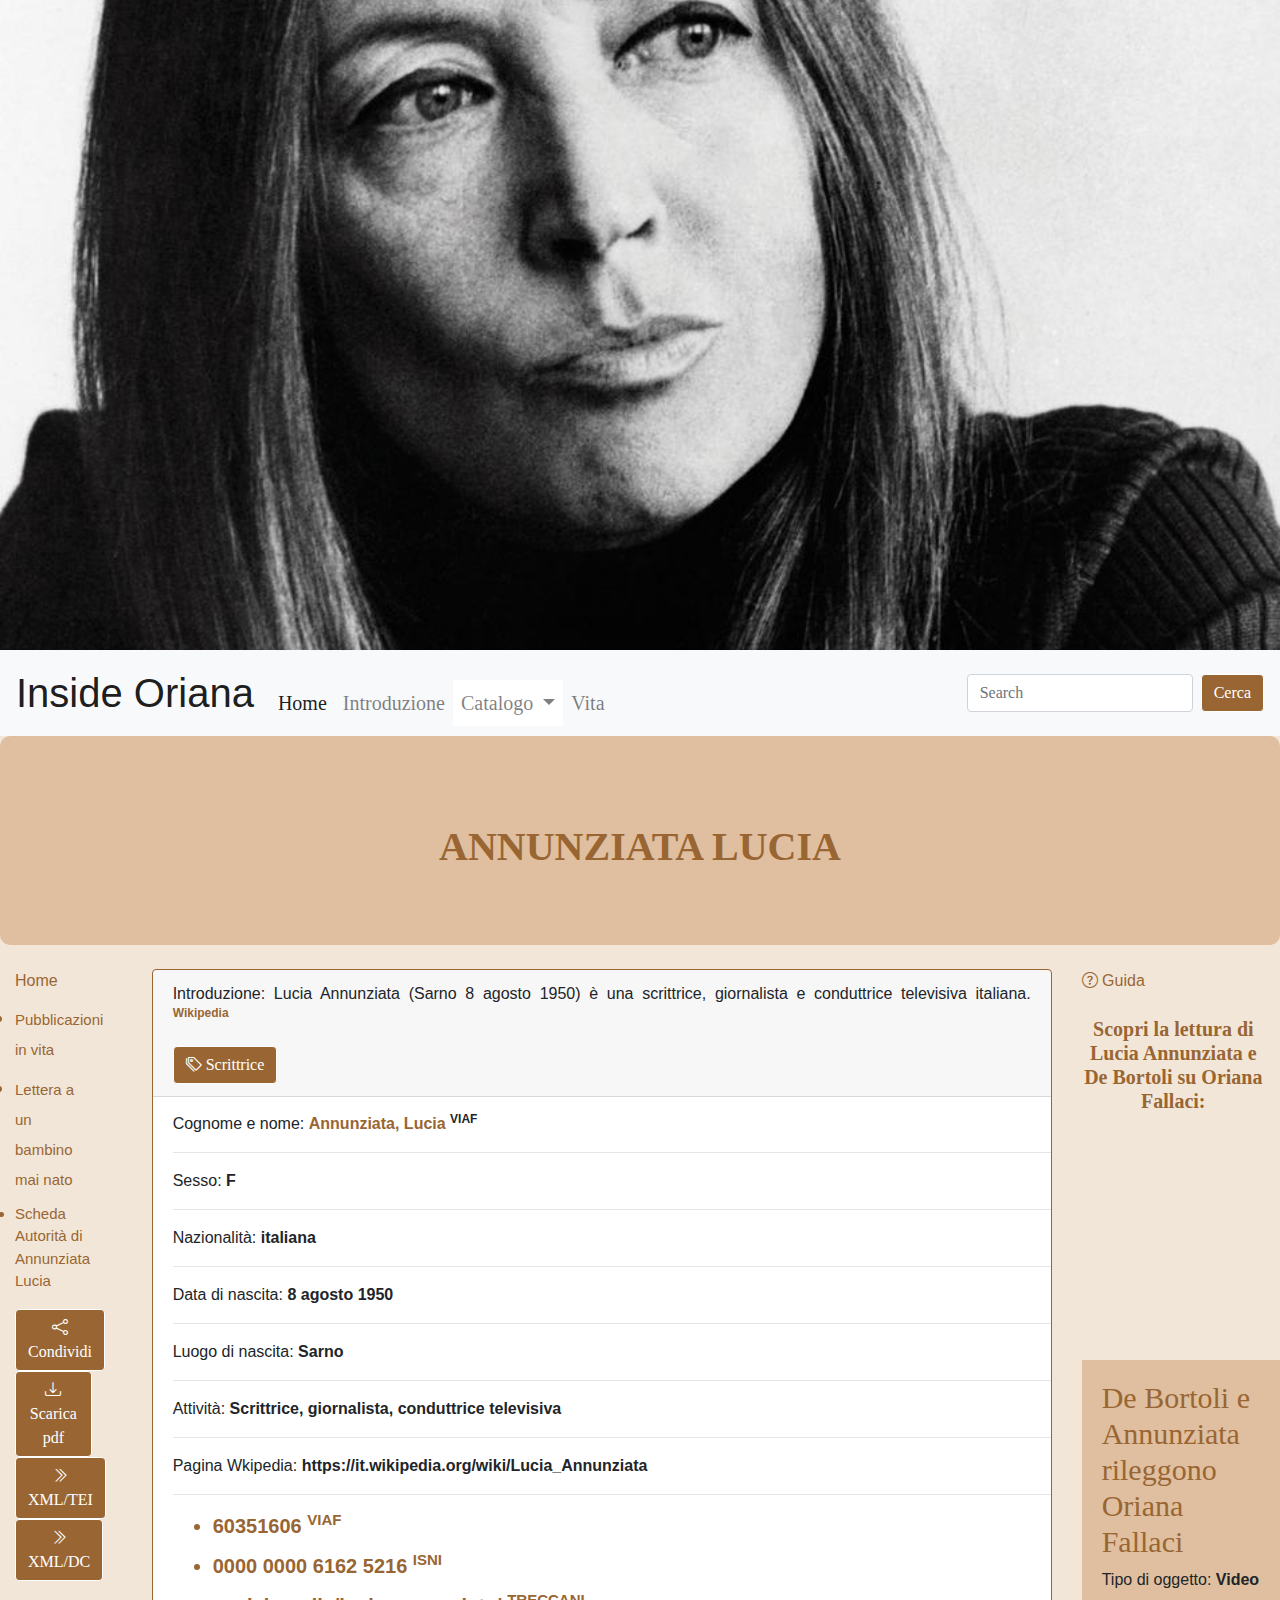
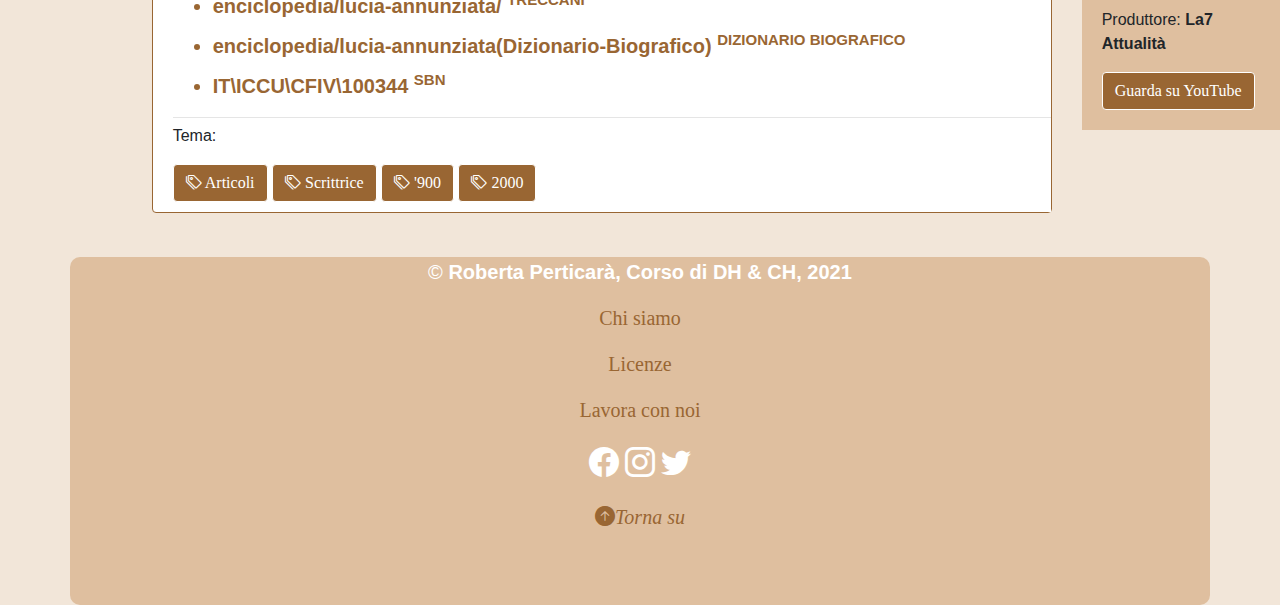
<file: persona-n2.html>
<!DOCTYPE html>
<html lang="it">
<head>
	<meta charset="utf-8">
	<meta name="viewport" content="width=device-width, initial-scale=1, shrink-to-fit=no">
	<meta name="DC.Title" content="Inside Oriana">
	<meta name="D.C.Creator" content="Roberta Perticarà">
	<meta name="D.C.Subject" content="Digitalizzazione di libri, articoli e epistolari di Oriana Fallaci">
	<meta name="D.C.Description" content="Digitalizzazione e metadatazione delle opere di Oriana Fallaci dalle edizioni cartacee, con riferimento particolare a Lettera a un bambino mai nato.">
	<meta name="D.C.Contributor" content="Roberta Perticarà">
	<meta name="D.C.Publisher" content="Inside ORiana">
	<meta name="D.C.Date" content="2021">
	<meta name="D.C.Type" content="Sito web">
	<meta name="D.C.Format" content="HTML/CSS/JS">
	<link rel="D.C.Identifier" href=" https://rp7296.github.io/sito-web-esame/">
	<meta name="D.C.Language" content="it">
	<meta name="D.C.Relation" content="Edizione cartacea bestBUR 2015, Wikipedia, Treccani">
	<link rel="DC.Coverage" href="http://vocab.getty.edu/page/tgn/7003127">
	<meta name="DC.Rights" content="https://creativecommons.org/licenses/by/4.0/deed.it">
	<!-- Bootstrap CSS -->
	<link rel="stylesheet" type="text/css" href="bootstrap/css/bootstrap.min.css"/>
	<!-- Customised CSS -->
	<link rel="stylesheet" type="text/css" href="style.css"/>
	<link rel="stylesheet" href="https://cdn.jsdelivr.net/npm/bootstrap-icons@1.7.2/font/bootstrap-icons.css"/>
	<title>Inside Oriana</title>
</head>
<body>
    <header>
	</header>
	<div>
		<nav class="navbar navbar-expand-lg navbar-light bg-light">
				<a class="navbar-brand" href="index.html">Inside Oriana</a>
				<button class="navbar-toggler" type="button" data-toggle="collapse" data-target="#navbarSupportedContent" aria-controls="navbarSupportedContent" aria-expanded="false" aria-label="Toggle navigation">
				    <span class="navbar-toggler-icon"></span>
				</button>
				<div class="collapse navbar-collapse" id="navbarSupportedContent">
				    <ul class="navbar-nav mr-auto">
				        <li class="nav-item active">
				        	<a class="nav-link" href="index.html">Home <span class="sr-only">(current)</span></a>
				        </li>
				        <li class="nav-item">
				        	<a class="nav-link" href="#">Introduzione</a>
				        </li>
				        <li class="nav-item dropdown">
				        	<a class="nav-link dropdown-toggle" href="#" id="navbarDropdown" role="button" data-toggle="dropdown" aria-expanded="false">
				            Catalogo
				        	</a>
							<div class="dropdown-menu" aria-labelledby="navbarDropdown">
				            <a class="dropdown-item" href="componenti.html">Pubblicazioni in vita</a>
				   		    <a class="dropdown-item" href="#">Pubblicazioni postume</a>
				   		    <a class="dropdown-item" href="#">Epistolari</a>
				            <div class="dropdown-divider"></div>
				            <a class="dropdown-item" href="#">Articoli</a>
				            </div>
				        </li>
				        <li class="nav-item">
				        	<a class="nav-link" href="#">Vita</a>
				        </li>
				    </ul>
				    <form class="form-inline my-2 my-lg-0">
				       <input class="form-control mr-sm-2" type="search" placeholder="Search" aria-label="Search">
				       <button class="btn btn-outline-success my-2 my-sm-0" type="submit">Cerca</button>
				    </form>
				</div>
	        </nav>
	    </div>
	    <section class="container-fluid">
			<div class="row">
				<div class="col-md-12 pb-4 pt-4">
				    <h2 class="text-center"><strong>ANNUNZIATA LUCIA</strong></h2>
			    </div>
			</div>
			<div class="row">
		        <div class="col-md-1 col-sm-1 col-xs-12 mt-4">
		          	<aside>
		           		<nav class="breadcrumbs">
		           			<ul class="pl-0"
			           			<li>
			           				<a href="index.html" class="link" target="_blank" title="Torna a Home">Home</a>
			           			</li>
			           			<li>
			           				<a href="componenti.html" class="link" target="_blank" title="Torna a pubblicazioni in vita" style="font-size: 15px;">Pubblicazioni in vita</a>
			           			</li>
			           			<li>
			           				<a href="Lettera.html" style="font-size: 15px;">Lettera a un bambino mai nato</a>
			           			</li>
			           			<li style="font-size: 15px;">Scheda Autorità di Annunziata Lucia</li>
		           			</ul>
		            		</nav> 	
		            		<div class="share">
						<button type="button" class="btn btn-outline-light">
							<i class="bi bi-share"></i>
							Condividi
						</button>
						<button type="button" class="btn btn-outline-light">
							<i class="bi bi-download"></i>
							Scarica pdf
						</button>
						<button type="button" class="btn btn-outline-light">
							<i class="bi bi-chevron-double-right"></i>
							XML/TEI
						</button>
						<button type="button" class="btn btn-outline-light">
							<i class="bi bi-chevron-double-right"></i>
							XML/DC
						</button>
		            		</div>
		            	</aside>
		        </div>
		        <div class="col-md-9 col-sm-9 col-xs-12 mt-4">
		        	<div class="row1">
		        		<div class="card w-150" style="margin-left: -20px; margin-right: -30px;">
								<div class="card-header">
									<p class="text-justify">
										Introduzione: Lucia Annunziata (Sarno 8 agosto 1950) è  una scrittrice, giornalista e conduttrice televisiva italiana.
										<sup>
											<b>
												<a href="https://it.wikipedia.org/wiki/Lucia_Annunziata" target="_blank" title="Pagina Wikipedia di Oriana Fallaci">Wikipedia</a>
											</b>
										</sup>
									</p>
									<button style="button" class="btn btn-outline-light">
										<i class="bi bi-tags"></i>
										Scrittrice
									</button>
								</div>
								<div class="card-body1">
									<p class="card-text" style="margin-top: 15px;">
		        					<span>Cognome e nome:</span>
		        					<b>
		        						<a href="http://viaf.org/viaf/60351606">Annunziata, Lucia</a>
		        						<sup>VIAF</sup>
		        					</b>
			        				</p>
			        				<hr>
			        				<p class="card-text">
			        					<span>Sesso:</span>
			        					<b>F</b>
			        				</p>
			        				<hr>
			        				<p class="card-text">
			        					<span>Nazionalità:</span>
			        					<b>italiana</b>
			        				</p>
			        				<hr>
			        				<p class="card-text">
			        					<span>Data di nascita:</span>
			        					<b>8 agosto 1950</b>
			        				</p>
			        				<hr>
			        				<p class="card-text">
			        					<span>Luogo di nascita:</span>
			        					<b>Sarno</b>
			        				</p>
			        				<hr>
			        				<p class="card-text">
			        					<span>Attività:</span>
			        					<b>Scrittrice, giornalista, conduttrice televisiva</b>
			        				</p>
			        				<hr>
			        				<p class="card-text">
			        					<span>Pagina Wkipedia:</span>
			        					<b>https://it.wikipedia.org/wiki/Lucia_Annunziata</b>
			        				</p>
			        				<hr>
			        				<ul>
			        					<li>
			        						<b>
			        							<a href="http://viaf.org/viaf/60351606">60351606</a>
			        							<sup>VIAF</sup>
			        						</b>
			        					</li>
			        					<li>
			        						<b>
			        							<a href="https://isni.oclc.org/xslt/DB=1.2//CMD?ACT=SRCH&IKT=8006&TRM=ISN%3A0000000061625216&TERMS_OF_USE_AGREED=Y&terms_of_use_agree=send">0000 0000 6162 5216</a>
			        							<sup>ISNI</sup>
			        						</b>
			        					</li>
			        					<li>
			        						<b>
			        							<a href="https://www.treccani.it/enciclopedia/oriana-fallaci/" target="_blank" title="Idetificativo TRECCANI di Fallaci, Oriana">enciclopedia/lucia-annunziata/</a>
			        							<sup>TRECCANI</sup>
			        						</b>
			        					</li>
			        					<li>
			        						<b>
			        							<a href="https://www.treccani.it/enciclopedia/lucia-annunziata/">enciclopedia/lucia-annunziata(Dizionario-Biografico)</a>
			        							<sup>DIZIONARIO BIOGRAFICO</sup>
			        						</b>
			        					</li>
			        					<li>
			        						<b>
			        							<a href="https://opac.sbn.it/opacsbn/opaclib?db=solr_auth&resultForward=opac/iccu/full_auth.jsp&from=1&nentries=10&searchForm=opac/iccu/error.jsp&do_cmd=search_show_cmd&fname=none&sortquery=+BY+%40attrset+bib-1++%40attr+1%3D1003&sortlabel=Nome&saveparams=false&item:5019:VID::@frase@=CFIV100344">IT\ICCU\CFIV\100344</a>
			        							<sup>SBN</sup>
			        						</b>
			        					</li>
			        				</ul>
			        				<hr>
			        				<p class="card-text" style="margin-top: -10px;">Tema:</p>
			        				<div>
			        					<button type="button" class="btn btn-outline-light" style="margin-bottom: 10px;">
			        						<i class="bi bi-tags"></i>
			        						Articoli
			        					</button>
			        					<button type="button" class="btn btn-outline-light" style="margin-bottom: 10px;">
			        						<i class="bi bi-tags"></i>
			        						Scrittrice
			        					</button>
			        					<button type="button" class="btn btn-outline-light" style="margin-bottom: 10px;">
			        						<i class="bi bi-tags"></i>
			        						'900
			        					</button>
			        					<button type="button" class="btn btn-outline-light" style="margin-bottom: 10px;">
			        						<i class="bi bi-tags"></i>
			        						2000
			        					</button>
			        				</div>
								</div>
			        		</div>
			        	</div>
		        	</div>
		        <div class="col-md-2 col-md-2 col-xs-12 mt-4">
		        	<aside>
		        		<div>
		        			<a href="#" class="link" title="Guida">
		        				<i class="bi bi-question-circle"></i>
		        				<span>Guida</span>
		        			</a>
		        		</div>
		        		<div class="mt-4">
		        			<h6 class="text-center"><strong>Scopri la lettura di Lucia Annunziata e De Bortoli su Oriana Fallaci:</strong></h6>
		        			<div class="card1">
		        				<iframe width="560" height="315" src="https://www.youtube.com/embed/QTteOLgPsMs" title="YouTube video player" frameborder="0" allow="accelerometer; autoplay; clipboard-write; encrypted-media; gyroscope; picture-in-picture" allowfullscreen class="card-img-top"></iframe>
		        				<div class="card-body">
		        					<h5>De Bortoli e Annunziata rileggono Oriana Fallaci</h5>
		        					<p class="card-text">
		        						Tipo di oggetto:
		        						<b>Video</b>
		        					</p>
		        					<p class="card-text">
		        						Produttore:
		        						<b>La7 Attualità</b>
		        					</p>
		        					<a href="https://www.youtube.com/watch?v=QTteOLgPsMs&t=1s" class="btn btn-outline-light" title="Vai su YouTube per De Bortoli e Annunziata rileggono Oriana Fallaci" target="_blank">Guarda su YouTube</a>
		        				</div>
		        			</div>
		        		</div>
		        	</aside>
		        </div>
		    </div>
		</section>
<footer>
	<div class="container-fluid">
		<div class="container">
			<div class="row">
				<div class="col-md-12 mt-4">
					<p class="text-center">&copy; <strong>Roberta Perticarà, Corso di DH & CH, 2021</strong></p>
					<p class="text-center"><a href="#">Chi siamo</a></p>
					<p class="text-center"><a href="#">Licenze</a></p>
					<p class="text-center"><a href="#">Lavora con noi</a></p>
					<p class="text-center">
						<i class="bi bi-facebook"></i>
						<i class="bi bi-instagram"></i>
						<i class="bi bi-twitter"></i>
				    </p>
				    <p class="text-center"><a href="#top"><i class="bi bi-arrow-up-circle-fill">Torna su</i></a></p>
				</div>
			</div>	
		</div>
	</div>
</footer>
<!-- Collegamento a jQuery -->
<script src="https://cdn.jsdelivr.net/npm/jquery@3.5.1/dist/jquery.slim.min.js" integrity="sha384-DfXdz2htPH0lsSSs5nCTpuj/zy4C+OGpamoFVy38MVBnE+IbbVYUew+OrCXaRkfj" crossorigin="anonymous"></script>
<!-- Bootstrap JS -->
<script src="bootstrap/js/bootstrap.bundle.min.js"></script>
</body>
</html>
</file>
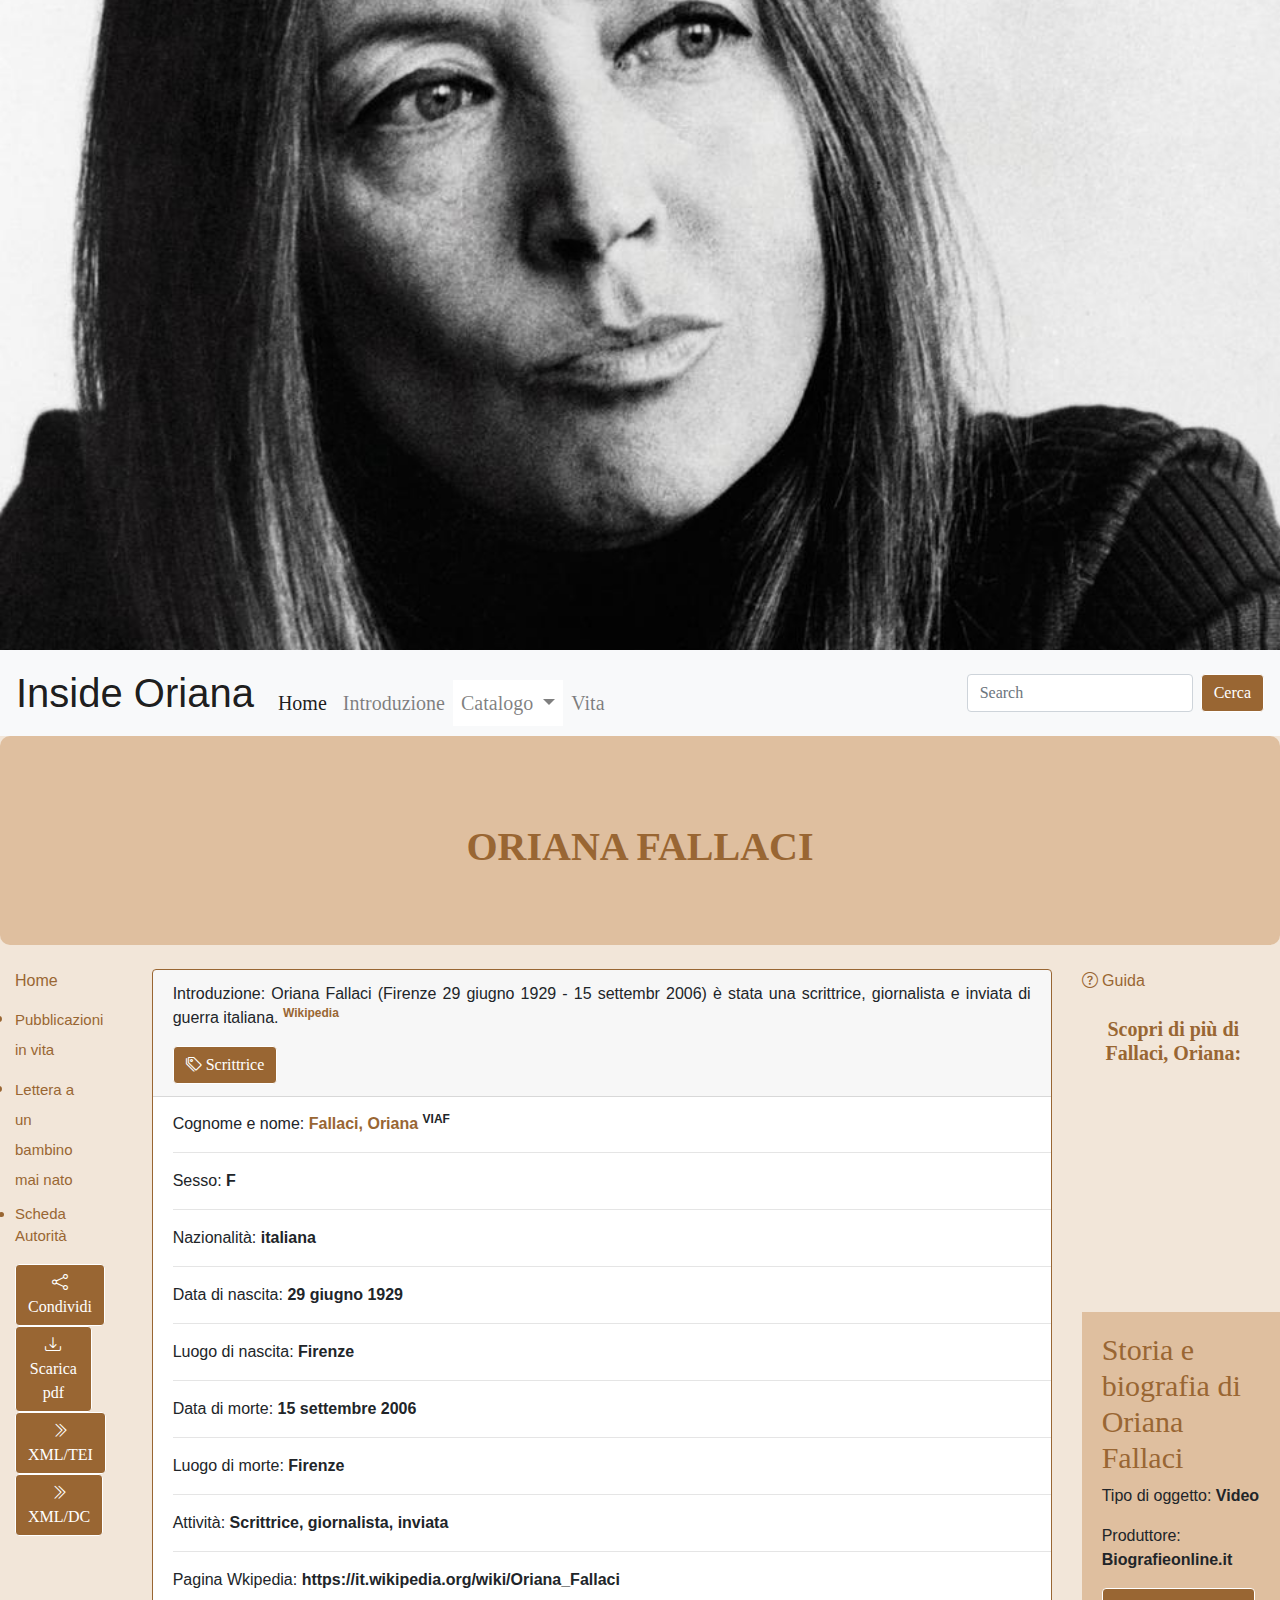
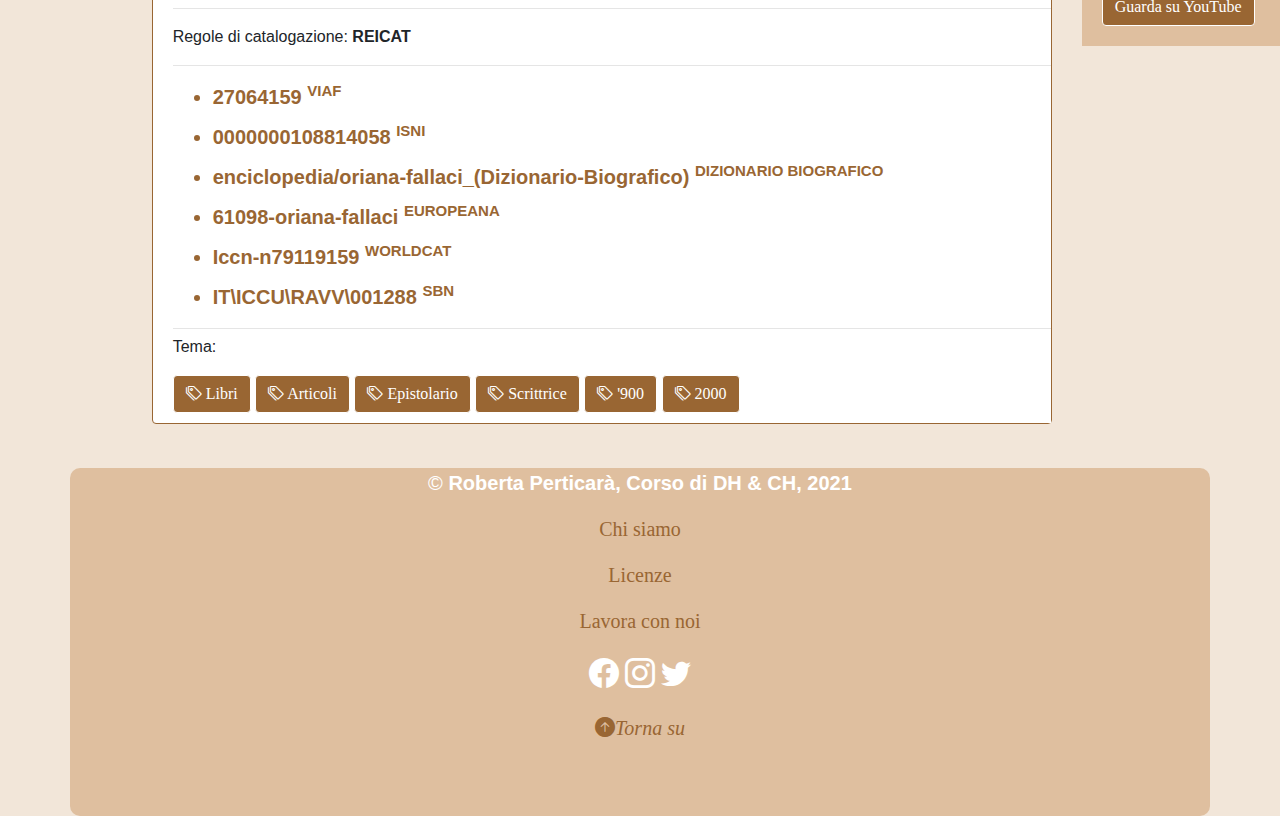
<file: persona.html>
<!DOCTYPE html>
<html lang="it">
<head>
	<meta charset="utf-8">
	<meta name="viewport" content="width=device-width, initial-scale=1, shrink-to-fit=no">
	<meta name="DC.Title" content="Inside Oriana">
	<meta name="D.C.Creator" content="Roberta Perticarà">
	<meta name="D.C.Subject" content="Digitalizzazione di libri, articoli e epistolari di Oriana Fallaci">
	<meta name="D.C.Description" content="Digitalizzazione e metadatazione delle opere di Oriana Fallaci dalle edizioni cartacee, con riferimento particolare a Lettera a un bambino mai nato.">
	<meta name="D.C.Contributor" content="Roberta Perticarà">
	<meta name="D.C.Publisher" content="Inside ORiana">
	<meta name="D.C.Date" content="2021">
	<meta name="D.C.Type" content="Sito web">
	<meta name="D.C.Format" content="HTML/CSS/JS">
	<link rel="D.C.Identifier" href=" https://rp7296.github.io/sito-web-esame/">
	<meta name="D.C.Language" content="it">
	<meta name="D.C.Relation" content="Edizione cartacea bestBUR 2015, Wikipedia, Treccani">
	<link rel="DC.Coverage" href="http://vocab.getty.edu/page/tgn/7003127">
	<meta name="DC.Rights" content="https://creativecommons.org/licenses/by/4.0/deed.it">
	<!-- Bootstrap CSS -->
	<link rel="stylesheet" type="text/css" href="bootstrap/css/bootstrap.min.css"/>
	<!-- Customised CSS -->
	<link rel="stylesheet" type="text/css" href="style.css"/>
	<link rel="stylesheet" href="https://cdn.jsdelivr.net/npm/bootstrap-icons@1.7.2/font/bootstrap-icons.css"/>
	<title>Inside Oriana</title>
</head>
<body>
    <header>
	</header>
	<div>
		<nav class="navbar navbar-expand-lg navbar-light bg-light">
				<a class="navbar-brand" href="index.html">Inside Oriana</a>
				<button class="navbar-toggler" type="button" data-toggle="collapse" data-target="#navbarSupportedContent" aria-controls="navbarSupportedContent" aria-expanded="false" aria-label="Toggle navigation">
				    <span class="navbar-toggler-icon"></span>
				</button>
				<div class="collapse navbar-collapse" id="navbarSupportedContent">
				    <ul class="navbar-nav mr-auto">
				        <li class="nav-item active">
				        	<a class="nav-link" href="index.html">Home <span class="sr-only">(current)</span></a>
				        </li>
				        <li class="nav-item">
				        	<a class="nav-link" href="#">Introduzione</a>
				        </li>
				        <li class="nav-item dropdown">
				        	<a class="nav-link dropdown-toggle" href="#" id="navbarDropdown" role="button" data-toggle="dropdown" aria-expanded="false">
				            Catalogo
				        	</a>
							<div class="dropdown-menu" aria-labelledby="navbarDropdown">
				            <a class="dropdown-item" href="componenti.html">Pubblicazioni in vita</a>
				   		    <a class="dropdown-item" href="#">Pubblicazioni postume</a>
				   		    <a class="dropdown-item" href="#">Epistolari</a>
				            <div class="dropdown-divider"></div>
				            <a class="dropdown-item" href="#">Articoli</a>
				            </div>
				        </li>
				        <li class="nav-item">
				        	<a class="nav-link" href="#">Vita</a>
				        </li>
				    </ul>
				    <form class="form-inline my-2 my-lg-0">
				       <input class="form-control mr-sm-2" type="search" placeholder="Search" aria-label="Search">
				       <button class="btn btn-outline-success my-2 my-sm-0" type="submit">Cerca</button>
				    </form>
				</div>
	        </nav>
	    </div>
	    <section class="container-fluid">
			<div class="row">
				<div class="col-md-12 pb-4 pt-4">
				    <h2 class="text-center"><strong>ORIANA FALLACI</strong></h2>
			    </div>
			</div>
			<div class="row">
		        <div class="col-md-1 col-sm-1 col-xs-12 mt-4">
		          	<aside>
		           		<nav class="breadcrumbs">
		           			<ul class="pl-0"
			           			<li>
			           				<a href="index.html" class="link" target="_blank" title="Torna a Home">Home</a>
			           			</li>
			           			<li>
			           				<a href="componenti.html" class="link" target="_blank" title="Torna a pubblicazioni in vita" style="font-size: 15px;">Pubblicazioni in vita</a>
			           			</li>
			           			<li>
			           				<a href="Lettera.html" style="font-size: 15px;">Lettera a un bambino mai nato</a>
			           			</li>
			           			<li style="font-size: 15px;">Scheda Autorità</li>
		           			</ul>
		            	</nav> 	
		            	<div class="share">
		            		<button type="button" class="btn btn-outline-light">
		            			<i class="bi bi-share"></i>
		            			Condividi
		            		</button>
		            		<button type="button" class="btn btn-outline-light">
		            			<i class="bi bi-download"></i>
		            			Scarica pdf
		            		</button>
		            		<button type="button" class="btn btn-outline-light">
		            			<i class="bi bi-chevron-double-right"></i>
		            			XML/TEI
		            		</button>
		            		<button type="button" class="btn btn-outline-light">
		            			<i class="bi bi-chevron-double-right"></i>
		            			XML/DC
		            		</button>
		            	</div>
		            </aside>
		        </div>
		        <div class="col-md-9 col-sm-9 col-xs-12 mt-4">
		        	<div class="row1">
		        		<div class="card w-150" style="margin-left: -20px; margin-right: -30px;">
								<div class="card-header">
									<p class="text-justify">
										Introduzione: Oriana Fallaci (Firenze 29 giugno 1929 - 15 settembr 2006) è stata una scrittrice, giornalista e inviata di guerra italiana.
										<sup>
											<b>
												<a href="https://it.wikipedia.org/wiki/Oriana_Fallaci" target="_blank" title="Pagina Wikipedia di Oriana Fallaci">Wikipedia</a>
											</b>
										</sup>
									</p>
									<button style="button" class="btn btn-outline-light">
										<i class="bi bi-tags"></i>
										Scrittrice
									</button>
								</div>
								<div class="card-body1">
									<p class="card-text" style="margin-top: 15px;">
		        					<span>Cognome e nome:</span>
		        					<b>
		        						<a href="http://viaf.org/viaf/search?query=local.names%20all%20%22Fallaci%2C%20Oriana%2C%201929%202006%22&sortKeys=holdingscount&recordSchema=BriefVIAF" target="_blank" title="Idetificativo VIAF di Fallaci, Oriana">Fallaci, Oriana</a>
		        						<sup>VIAF</sup>
		        					</b>
			        				</p>
			        				<hr>
			        				<p class="card-text">
			        					<span>Sesso:</span>
			        					<b>F</b>
			        				</p>
			        				<hr>
			        				<p class="card-text">
			        					<span>Nazionalità:</span>
			        					<b>italiana</b>
			        				</p>
			        				<hr>
			        				<p class="card-text">
			        					<span>Data di nascita:</span>
			        					<b>29 giugno 1929</b>
			        				</p>
			        				<hr>
			        				<p class="card-text">
			        					<span>Luogo di nascita:</span>
			        					<b>Firenze</b>
			        				</p>
			        				<hr>
			        				<p class="card-text">
			        					<span>Data di morte:</span>
			        					<b>15 settembre 2006</b>
			        				</p>
			        				<hr>
			        				<p class="card-text">
			        					<span>Luogo di morte:</span>
			        					<b>Firenze</b>
			        				</p>
			        				<hr>
			        				<p class="card-text">
			        					<span>Attività:</span>
			        					<b>Scrittrice, giornalista, inviata</b>
			        				</p>
			        				<hr>
			        				<p class="card-text">
			        					<span>Pagina Wkipedia:</span>
			        					<b>https://it.wikipedia.org/wiki/Oriana_Fallaci</b>
			        				</p>
			        				<hr>
			        				<p class="card-text">
			        					<span>Regole di catalogazione:</span>
			        					<b>REICAT</b>
			        				</p>
			        				<hr>
			        				<ul>
			        					<li>
			        						<b>
			        							<a href="https://viaf.org/viaf/27064159/#Fallaci,_Oriana,_1929-2006" target="_blank" title="Idetificativo VIAF di Fallaci, Oriana">27064159</a>
			        							<sup>VIAF</sup>
			        						</b>
			        					</li>
			        					<li>
			        						<b>
			        							<a href="https://isni.oclc.org/xslt/DB=1.2//CMD?ACT=SRCH&IKT=8006&TRM=ISN%3A0000000108814058&TERMS_OF_USE_AGREED=Y&terms_of_use_agree=send">0000000108814058</a>
			        							<sup>ISNI</sup>
			        						</b>
			        					</li>
			        					<li>
			        						<b>
			        							<a href="https://www.treccani.it/enciclopedia/oriana-fallaci_(Dizionario-Biografico)" target="_blank" title="Idetificativo DIZIONARIO BIOGRAFICO DEGLI ITALIANI di Fallaci, Oriana">enciclopedia/oriana-fallaci_(Dizionario-Biografico)</a>
			        							<sup>DIZIONARIO BIOGRAFICO</sup>
			        						</b>
			        					</li>
			        					<li>
			        						<b>
			        							<a href="https://www.europeana.eu/it/collections/person/61098-oriana-fallaci" target="_blank" title="Idetificativo EUROPEANA di Fallaci, Oriana">61098-oriana-fallaci</a>
			        							<sup>EUROPEANA</sup>
			        						</b>
			        					</li>
			        					<li>
			        						<b>
			        							<a href="https://www.worldcat.org/identities/lccn-n79119159/" target="_blank" title="Idetificativo WORLDCAT IDENTITIES di Fallaci, Oriana">Iccn-n79119159</a>
			        							<sup>WORLDCAT</sup>
			        						</b>
			        					</li>
			        					<li>
			        						<b>
			        							<a href="https://opac.sbn.it/opacsbn/opaclib?db=solr_auth&resultForward=opac/iccu/full_auth.jsp&from=1&nentries=10&searchForm=opac/iccu/error.jsp&do_cmd=search_show_cmd&fname=none&sortquery=+BY+%40attrset+bib-1++%40attr+1%3D1003&sortlabel=Nome&saveparams=false&item:5019:VID::@frase@=RAVV001288">IT\ICCU\RAVV\001288</a>
			        							<sup>SBN</sup>
			        						</b>
			        					</li>
			        				</ul>
			        				<hr>
			        				<p class="card-text" style="margin-top: -10px;">Tema:</p>
			        				<div>
			        					<button type="button" class="btn btn-outline-light" style="margin-bottom: 10px;">
			        						<i class="bi bi-tags"></i>
			        						Libri
			        					</button>
			        					<button type="button" class="btn btn-outline-light" style="margin-bottom: 10px;">
			        						<i class="bi bi-tags"></i>
			        						Articoli
			        					</button>
			        					<button type="button" class="btn btn-outline-light" style="margin-bottom: 10px;">
			        						<i class="bi bi-tags"></i>
			        						Epistolario
			        					</button>
			        					<button type="button" class="btn btn-outline-light" style="margin-bottom: 10px;">
			        						<i class="bi bi-tags"></i>
			        						Scrittrice
			        					</button>
			        					<button type="button" class="btn btn-outline-light" style="margin-bottom: 10px;">
			        						<i class="bi bi-tags"></i>
			        						'900
			        					</button>
			        					<button type="button" class="btn btn-outline-light" style="margin-bottom: 10px;">
			        						<i class="bi bi-tags"></i>
			        						2000
			        					</button>
			        				</div>
								</div>
			        		</div>
			        	</div>
		        	</div>
		        <div class="col-md-2 col-md-2 col-xs-12 mt-4">
		        	<aside>
		        		<div>
		        			<a href="#" class="link" title="Guida">
		        				<i class="bi bi-question-circle"></i>
		        				<span>Guida</span>
		        			</a>
		        		</div>
		        		<div class="mt-4">
		        			<h6 class="text-center"><strong>Scopri di più di Fallaci, Oriana:</strong></h6>
		        			<div class="card1">
		        				<iframe width="560" height="315" src="https://www.youtube.com/embed/J1L-spA6lnk" title="YouTube video player" frameborder="0" allow="accelerometer; autoplay; clipboard-write; encrypted-media; gyroscope; picture-in-picture" allowfullscreen class="card-img-top"></iframe>
		        				<div class="card-body">
		        					<h5>Storia e biografia di Oriana Fallaci</h5>
		        					<p class="card-text">
		        						Tipo di oggetto:
		        						<b>Video</b>
		        					</p>
		        					<p class="card-text">
		        						Produttore:
		        						<b>Biografieonline.it</b>
		        					</p>
		        					<a href="https://www.youtube.com/embed/J1L-spA6lnk" class="btn btn-outline-light" title="Vai su YouTube al documentario Storia e biografia di Oriana Fallaci" target="_blank">Guarda su YouTube</a>
		        				</div>
		        			</div>
		        		</div>
		        	</aside>
		        </div>
		    </div>
		</section>
<footer>
	<div class="container-fluid">
		<div class="container">
			<div class="row">
				<div class="col-md-12 mt-4">
					<p class="text-center">&copy; <strong>Roberta Perticarà, Corso di DH & CH, 2021</strong></p>
					<p class="text-center"><a href="#">Chi siamo</a></p>
					<p class="text-center"><a href="#">Licenze</a></p>
					<p class="text-center"><a href="#">Lavora con noi</a></p>
					<p class="text-center">
						<i class="bi bi-facebook"></i>
						<i class="bi bi-instagram"></i>
						<i class="bi bi-twitter"></i>
				    </p>
				    <p class="text-center"><a href="#top"><i class="bi bi-arrow-up-circle-fill">Torna su</i></a></p>
				</div>
			</div>	
		</div>
	</div>
</footer>
<!-- Collegamento a jQuery -->
<script src="https://cdn.jsdelivr.net/npm/jquery@3.5.1/dist/jquery.slim.min.js" integrity="sha384-DfXdz2htPH0lsSSs5nCTpuj/zy4C+OGpamoFVy38MVBnE+IbbVYUew+OrCXaRkfj" crossorigin="anonymous"></script>
<!-- Bootstrap JS -->
<script src="bootstrap/js/bootstrap.bundle.min.js"></script>
</body>
</html>
</file>
<file: style.css>
body {
	
}

header {
	background-image: url(Oriana-head2.jpg);
	height: 650px;
	background-repeat: no-repeat;
	background-position: center;
	background-size: cover;
	align-items: center;
	justify-content: left;
}

.navbar-brand {
	font-size: 40px;
}

.navbar-nav{
	margin-bottom: -10px;
}

footer a:hover{
	color: #996633;
}


footer a{
	font-size: 20px;
	font-family: "Georgia", serif;
}

a {
	color: #996633;
}

a:hover{
	color: #dfbf9f;
}

.btn-outline-success{
	background-color: #996633;
	color: white;
	border-color: white;
    font-family: "Georgia", serif;
}

.btn-outline-success:hover{
	background-color: white;
	color: #996633;
	border-color: #996633;
	font-family: "Georgia", serif;
}

.btn-outline-light{
	background-color: #996633;
	color: white;
	border-color: white;
    font-family: "Georgia", serif;
}

.btn-outline-light:hover, .btn-outline-light:active{
	background-color: white;
	color: #996633;
	border-color: #996633;
	font-family: "Georgia", serif;
}
.btn {
	background-color: #996633;
	color: white;
	border-color: white;
    font-family: "Georgia", serif;
}

.btn:hover {
	background-color: white;
	color: #996633;
	border-color: #996633;
	font-family: "Georgia", serif;
}

.dropdown-toggle{
	background-color: white;
	color: #996633;
	border-color: #996633;
	font-family: "Georgia", serif;
}

.btn-blu{
	background-color: #996633;
	color: white;
	border-color: white;
    font-family: "Georgia", serif;
}

.btn-blu:hover{
	background-color: white;
	color: #996633;
	border-color: #996633;
	font-family: "Georgia", serif;
}

.navbar{
     padding: -20%;
}

ul {

}

li {
   font-size: 20px;
   margin-top: 10px;
   color: #996633;
}

section {
	
}

.navbar-collapse {
	font-family: "Georgia", serif;
}

.dropdown-menu{
	border-color: #996633;
	background-color: white;
}

.dropdown-item{
	color: #996633;
}

.dropdown-item:hover{
	background-color: #996633;
	color: white;
}

.dropdown-divider{
	border-color: #996633;
}

.card{
	border-color: #996633;
	margin-left: 30px;
	margin-bottom: 20px;
}

.card-body {
	background-color: #dfbf9f;
}


h1 , h2, h3, h4, h5, h6 {
	font-family: "Georgia", serif;
}

h1 {

}

h2{
	padding-top: 5%;
	font-size: 40px;
	margin-bottom: 50px;
	color: #996633;
}

h3 {
    color: #996633;
}

h4{
	font-size: 40px;
	color: #996633;
	font-family: "Georgia", serif;
}

h5 {
	font-size: 30px;
	color: #996633;
	font-family: "Georgia", serif;
}

h6{
	font-size: 20px;
	color: #996633;
	font-family: "Georgia", serif;
}


p {
}


.container-fluid{
	background-color:  #f2e6d9;
}

.col-md-6{
	background-color: #dfbf9f;
	border-radius: 10px;
	padding: 5%;
}


.col-md-12{
	background-color: #dfbf9f;
	border-radius: 10px;
	padding-bottom: 5%;
}



.col-md-6 {
	padding-bottom: 5%;
	margin-top: 20px;
}

footer{
    color: white;
    font-size: 20px;
}

.bi-facebook{
	font-size: 30px;
}

.bi-instagram{
	font-size: 30px;
}

.bi-twitter{
	font-size: 30px;
}

.btn-secondary{
	background-color: #996633;
	color: white;
	border-color: white;
    font-family: "Georgia", serif;
}

.btn-secondary:hover{
	background-color: white;
	color: #996633;
	border-color: #996633;
	font-family: "Georgia", serif;
}

.btn-outline-secondary{
	background-color: #996633;
	color: white;
	border-color: white;
    font-family: "Georgia", serif;
}

.btn-outline-secondary:hover{
	background-color: white;
	color: #996633;
	border-color: #996633;
	font-family: "Georgia", serif;
}

.btn-outline {
	background-color: #996633;
	color: white;
	border-color: white;
    font-family: "Georgia", serif;
}

.btn-outline:hover{
	background-color: white;
	color: #996633;
	border-color: #996633;
	font-family: "Georgia", serif;
}

.pagination{
	margin-left: 550px;
	margin-top: 20px;
	margin-bottom: 20px;
}

.page-link{
	color: white;
	background-color: #996633;
	border-radius: 2px;
	font-family: "Georgia", serif;
}

.page-link:hover, .page-link:active, .page-link:link{
	color: #996633;
	background-color: white;
	font-family: "Georgia", serif;
}

.card-tool{
	background-color: #dfbf9f;
}


.box{
  width: 150px;
  height: 200px;
  border: 1px solid #996633;
  margin: 0 15px;
  box-shadow: 1px 1px 2px #996633;
}

.box1{
	width: 200px;
	height: 250px;
}

img{
	width: 200px;
	height: 190px;
}

p1{
	color: white;
	font-family: "Georgia", serif;
	font-size: 30px;
}

.text-right{
	font-family: "Georgia", serif;
	font-size: 20px;
}

i:hover{
  color: #996633;
}

iframe{
	width: 165px;
	height: 220px;
}

.card1{
	width: 200px;
	margin-top: 20px;
}

.img-persona{
	width: 100px;
}



.row1{
	background-color: white;
	margin-left: 50px;
	margin-right: 30px;
	padding-left: -60%;
}

.col-md-9{
	background-color: #f2e6d9;
}

.card-body1{
	background-color: white;
	margin-left: 20px;
}
</file>
